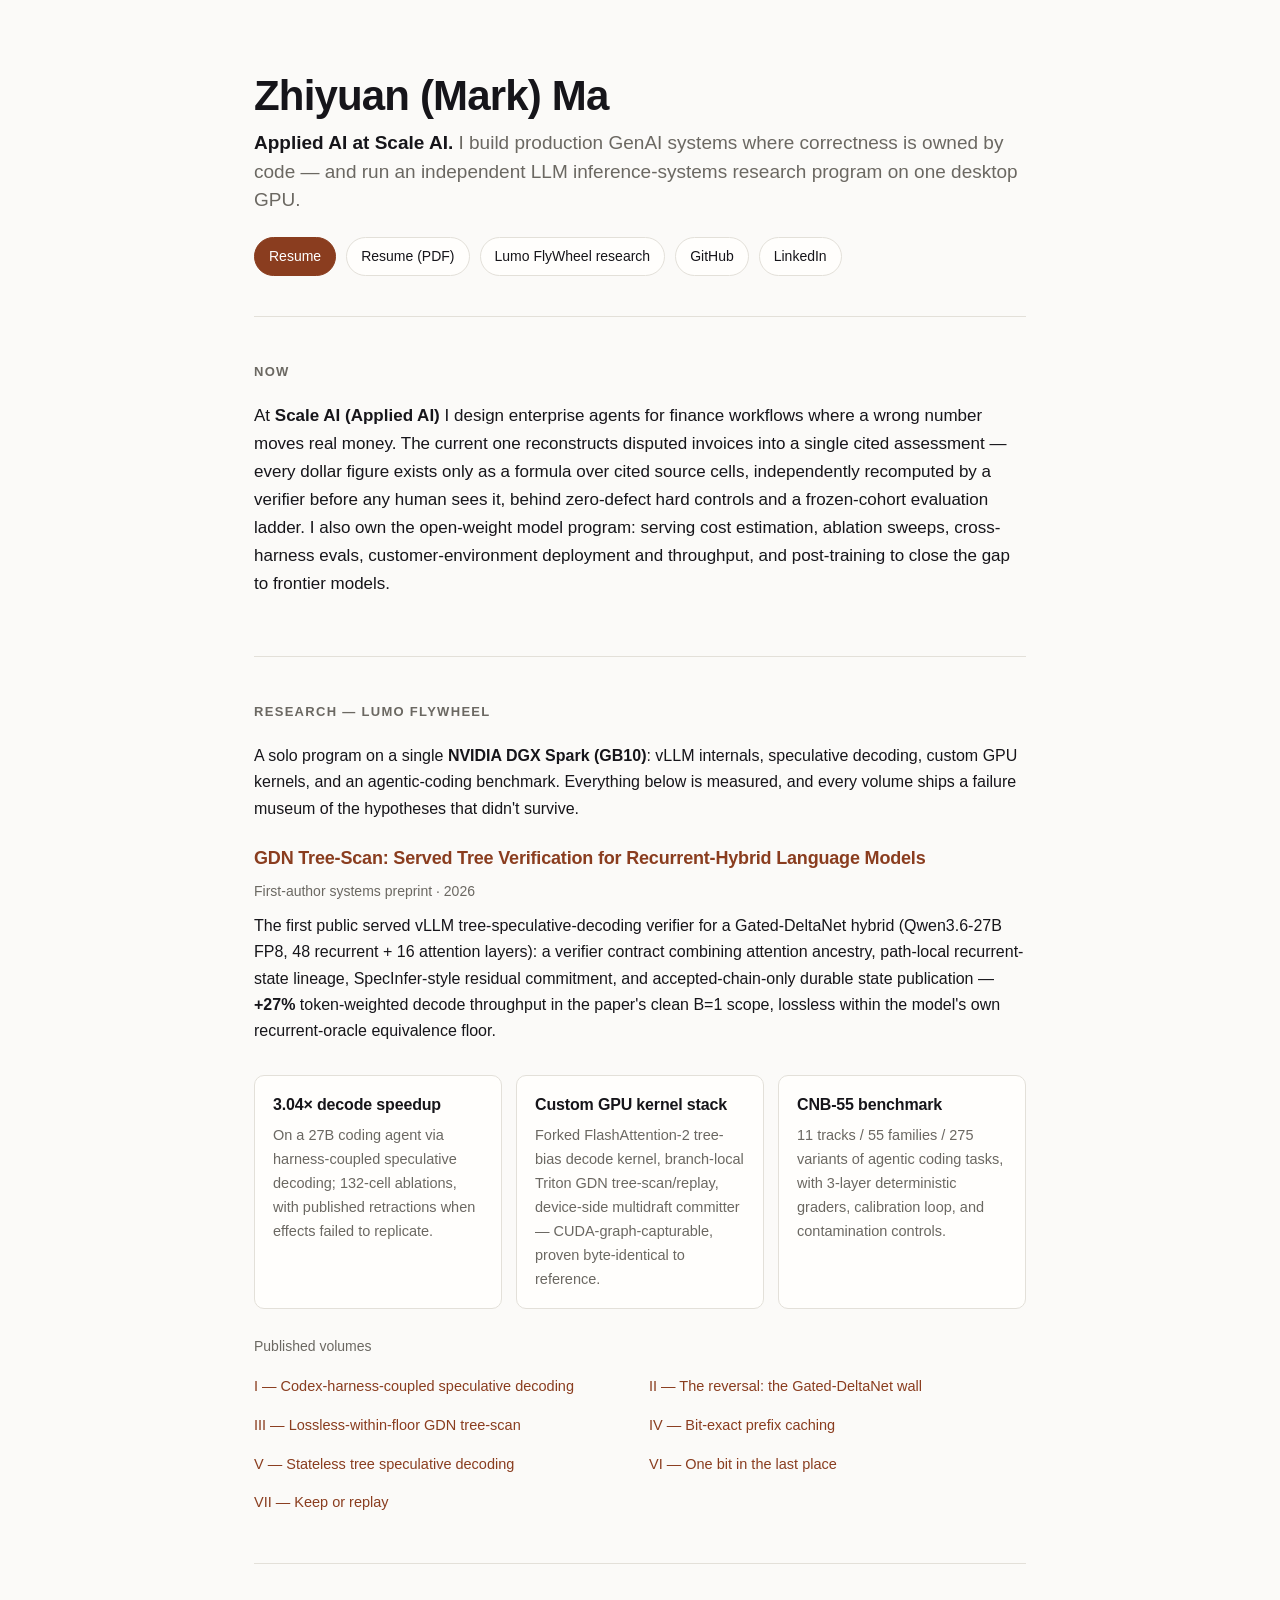
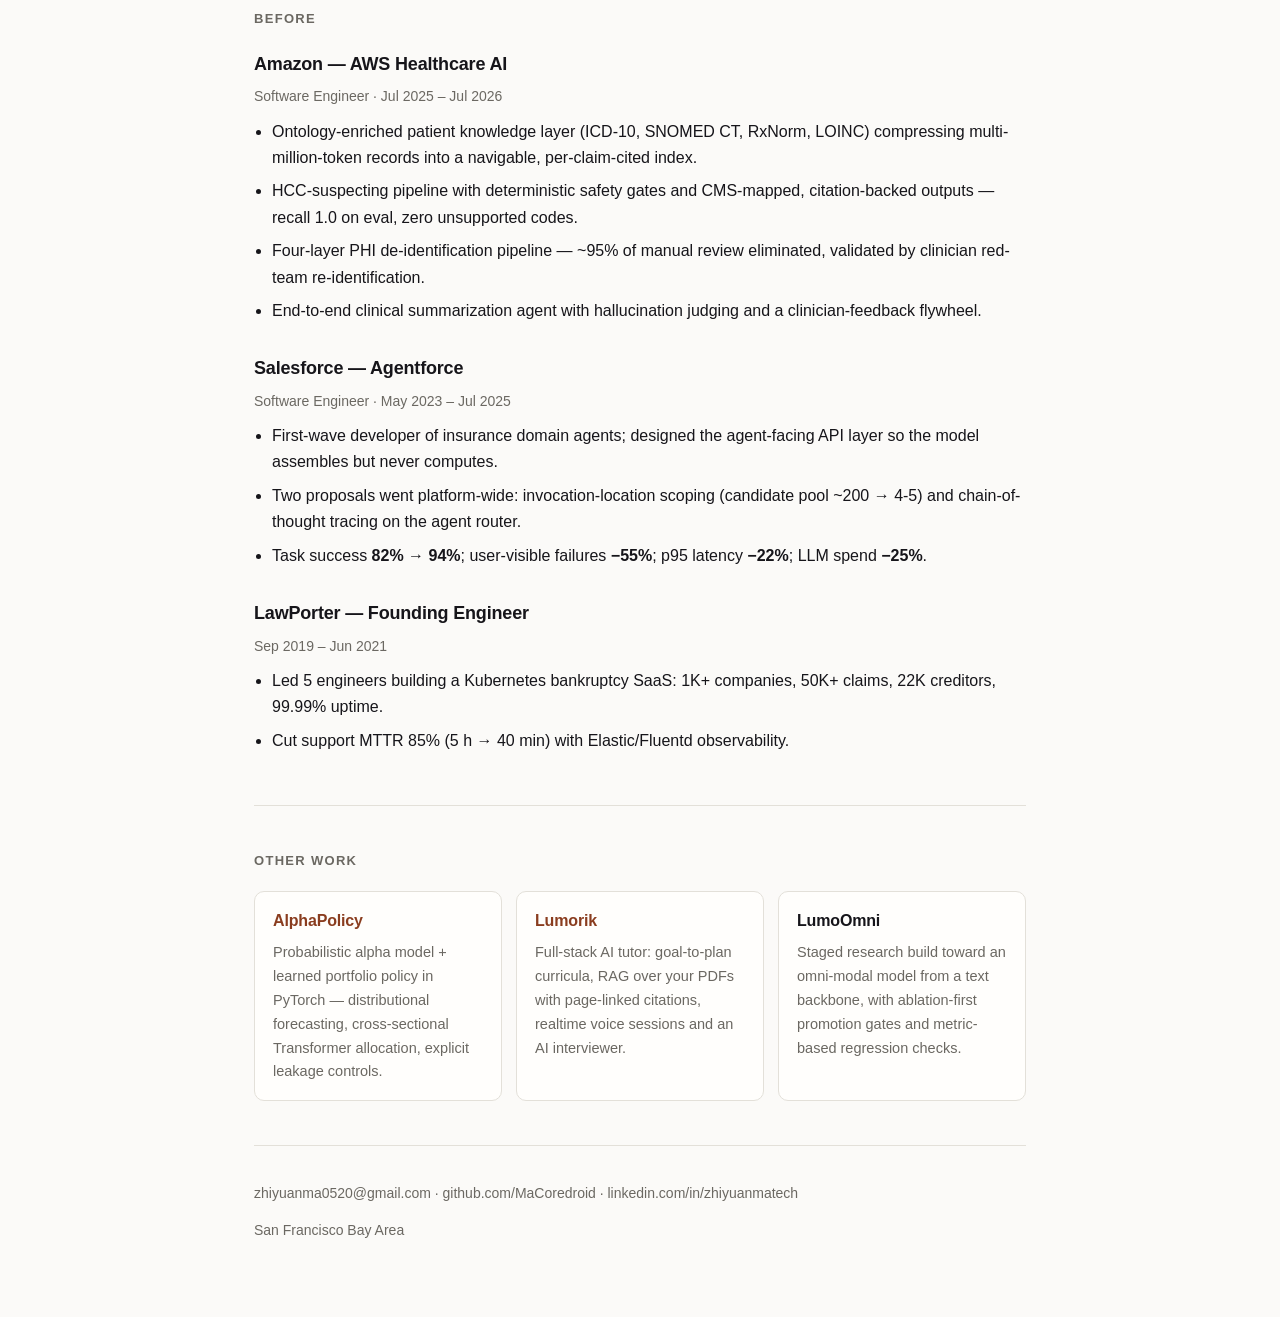
<file: index.html>
<!DOCTYPE html>
<html lang="en">
<head>
<meta charset="UTF-8">
<meta name="viewport" content="width=device-width, initial-scale=1.0">
<title>Zhiyuan (Mark) Ma — Applied AI &amp; LLM Inference Systems</title>
<meta name="description" content="Zhiyuan (Mark) Ma — Applied AI at Scale AI. Enterprise GenAI agents, verified financial AI, and independent LLM inference-systems research: served tree speculative decoding, custom Triton/CUDA kernels, agentic benchmarks.">
<meta property="og:title" content="Zhiyuan (Mark) Ma — Applied AI &amp; LLM Inference Systems">
<meta property="og:description" content="Enterprise GenAI agents where correctness is owned by code, and an independent LLM inference-systems research program: a first-author preprint, custom GPU kernels, a 3.04× decode speedup.">
<meta property="og:type" content="website">
<meta property="og:url" content="https://mark-ma-sf.github.io/">
<link rel="icon" href="data:image/svg+xml,<svg xmlns='http://www.w3.org/2000/svg' viewBox='0 0 100 100'><text y='.9em' font-size='90'>⚡</text></svg>">
<style>
:root{
  --bg:#fbfaf8; --fg:#16151a; --muted:#6b6862; --line:#e3e0d9;
  --accent:#8a3d1f; --card:#fffefc; --code:#f2efe9;
}
@media (prefers-color-scheme: dark){
  :root{ --bg:#121114; --fg:#eeece8; --muted:#a29d96; --line:#2b2930;
         --accent:#e8a87c; --card:#1a181d; --code:#1f1d23; }
}
*{box-sizing:border-box}
body{
  margin:0; background:var(--bg); color:var(--fg);
  font:16px/1.65 -apple-system,BlinkMacSystemFont,"Segoe UI",Inter,Helvetica,Arial,sans-serif;
  -webkit-font-smoothing:antialiased;
}
.wrap{max-width:820px;margin:0 auto;padding:0 24px}
a{color:var(--accent);text-decoration:none;border-bottom:1px solid transparent}
a:hover{border-bottom-color:currentColor}

header{padding:72px 0 40px;border-bottom:1px solid var(--line)}
h1{font-size:clamp(30px,5vw,42px);line-height:1.12;margin:0 0 10px;letter-spacing:-.02em;font-weight:700}
.role{font-size:clamp(16px,2.4vw,19px);color:var(--muted);margin:0 0 22px;line-height:1.5}
.role strong{color:var(--fg);font-weight:600}
.links{display:flex;flex-wrap:wrap;gap:8px 10px;margin-top:8px}
.links a{
  display:inline-block;padding:7px 14px;border:1px solid var(--line);border-radius:999px;
  font-size:14px;color:var(--fg);background:var(--card);border-bottom:1px solid var(--line);
}
.links a:hover{border-color:var(--accent);color:var(--accent)}
.links a.primary{background:var(--accent);color:#fff;border-color:var(--accent)}
.links a.primary:hover{opacity:.9;color:#fff}

section{padding:44px 0;border-bottom:1px solid var(--line)}
h2{font-size:13px;letter-spacing:.1em;text-transform:uppercase;color:var(--muted);margin:0 0 20px;font-weight:600}
h3{font-size:18px;margin:0 0 6px;font-weight:650;letter-spacing:-.01em}
p{margin:0 0 14px}
.lede{font-size:17px}

.item{margin-bottom:30px}
.item:last-child{margin-bottom:0}
.meta{font-size:14px;color:var(--muted);margin:0 0 10px}
ul{margin:10px 0 0;padding-left:18px}
li{margin-bottom:7px}
code{background:var(--code);padding:1px 5px;border-radius:4px;font-size:.88em;
     font-family:ui-monospace,SFMono-Regular,Menlo,monospace}

.grid{display:grid;grid-template-columns:repeat(auto-fit,minmax(230px,1fr));gap:14px}
.card{background:var(--card);border:1px solid var(--line);border-radius:10px;padding:16px 18px}
.card h3{font-size:16px}
.card p{font-size:14.5px;color:var(--muted);margin:0}

.vols{display:grid;grid-template-columns:repeat(auto-fit,minmax(250px,1fr));gap:8px 18px;margin-top:14px}
.vols a{font-size:14.5px;display:block;padding:3px 0}
.num{font-variant-numeric:tabular-nums;font-weight:650;color:var(--fg)}

footer{padding:36px 0 60px;font-size:14px;color:var(--muted)}
footer a{color:var(--muted)}
</style>
</head>
<body>
<div class="wrap">

<header>
  <h1>Zhiyuan&nbsp;(Mark)&nbsp;Ma</h1>
  <p class="role">
    <strong>Applied AI at Scale AI.</strong> I build production GenAI systems where correctness is
    owned by code — and run an independent LLM inference-systems research program on one desktop GPU.
  </p>
  <div class="links">
    <a class="primary" href="resume.html">Resume</a>
    <a href="Zhiyuan_Ma_Resume.pdf">Resume (PDF)</a>
    <a href="https://macoredroid.github.io/Lumo_FlyWheel/">Lumo FlyWheel research</a>
    <a href="https://github.com/MaCoredroid">GitHub</a>
    <a href="https://linkedin.com/in/zhiyuanmatech">LinkedIn</a>
  </div>
</header>

<section>
  <h2>Now</h2>
  <p class="lede">
    At <strong>Scale AI (Applied AI)</strong> I design enterprise agents for finance workflows where a
    wrong number moves real money. The current one reconstructs disputed invoices into a single cited
    assessment — every dollar figure exists only as a formula over cited source cells, independently
    recomputed by a verifier before any human sees it, behind zero-defect hard controls and a
    frozen-cohort evaluation ladder. I also own the open-weight model program: serving cost estimation,
    ablation sweeps, cross-harness evals, customer-environment deployment and throughput, and
    post-training to close the gap to frontier models.
  </p>
</section>

<section>
  <h2>Research — Lumo FlyWheel</h2>
  <p>
    A solo program on a single <strong>NVIDIA DGX Spark (GB10)</strong>: vLLM internals, speculative
    decoding, custom GPU kernels, and an agentic-coding benchmark. Everything below is measured, and
    every volume ships a failure museum of the hypotheses that didn't survive.
  </p>

  <div class="item" style="margin-top:22px">
    <h3><a href="https://macoredroid.github.io/Lumo_FlyWheel/gdn-tree-scan.html">GDN Tree-Scan: Served Tree Verification for Recurrent-Hybrid Language Models</a></h3>
    <p class="meta">First-author systems preprint · 2026</p>
    <p>
      The first public served vLLM tree-speculative-decoding verifier for a Gated-DeltaNet hybrid
      (Qwen3.6-27B FP8, 48 recurrent + 16 attention layers): a verifier contract combining attention
      ancestry, path-local recurrent-state lineage, SpecInfer-style residual commitment, and
      accepted-chain-only durable state publication — <span class="num">+27%</span> token-weighted
      decode throughput in the paper's clean B=1 scope, lossless within the model's own
      recurrent-oracle equivalence floor.
    </p>
  </div>

  <div class="grid" style="margin-top:26px">
    <div class="card">
      <h3><span class="num">3.04×</span> decode speedup</h3>
      <p>On a 27B coding agent via harness-coupled speculative decoding; 132-cell ablations, with published retractions when effects failed to replicate.</p>
    </div>
    <div class="card">
      <h3>Custom GPU kernel stack</h3>
      <p>Forked FlashAttention-2 tree-bias decode kernel, branch-local Triton GDN tree-scan/replay, device-side multidraft committer — CUDA-graph-capturable, proven byte-identical to reference.</p>
    </div>
    <div class="card">
      <h3>CNB-55 benchmark</h3>
      <p>11 tracks / 55 families / 275 variants of agentic coding tasks, with 3-layer deterministic graders, calibration loop, and contamination controls.</p>
    </div>
  </div>

  <p style="margin-top:26px;font-size:14px;color:var(--muted)">Published volumes</p>
  <div class="vols">
    <a href="https://macoredroid.github.io/Lumo_FlyWheel/">I — Codex-harness-coupled speculative decoding</a>
    <a href="https://macoredroid.github.io/Lumo_FlyWheel/round-f.html">II — The reversal: the Gated-DeltaNet wall</a>
    <a href="https://macoredroid.github.io/Lumo_FlyWheel/gdn-tree-scan.html">III — Lossless-within-floor GDN tree-scan</a>
    <a href="https://macoredroid.github.io/Lumo_FlyWheel/gdn-prefix-cache.html">IV — Bit-exact prefix caching</a>
    <a href="https://macoredroid.github.io/Lumo_FlyWheel/stateless-tree.html">V — Stateless tree speculative decoding</a>
    <a href="https://macoredroid.github.io/Lumo_FlyWheel/spine-reorder.html">VI — One bit in the last place</a>
    <a href="https://macoredroid.github.io/Lumo_FlyWheel/keep-or-replay.html">VII — Keep or replay</a>
  </div>
</section>

<section>
  <h2>Before</h2>

  <div class="item">
    <h3>Amazon — AWS Healthcare AI</h3>
    <p class="meta">Software Engineer · Jul 2025 – Jul 2026</p>
    <ul>
      <li>Ontology-enriched patient knowledge layer (ICD-10, SNOMED CT, RxNorm, LOINC) compressing multi-million-token records into a navigable, per-claim-cited index.</li>
      <li>HCC-suspecting pipeline with deterministic safety gates and CMS-mapped, citation-backed outputs — recall 1.0 on eval, zero unsupported codes.</li>
      <li>Four-layer PHI de-identification pipeline — ~95% of manual review eliminated, validated by clinician red-team re-identification.</li>
      <li>End-to-end clinical summarization agent with hallucination judging and a clinician-feedback flywheel.</li>
    </ul>
  </div>

  <div class="item">
    <h3>Salesforce — Agentforce</h3>
    <p class="meta">Software Engineer · May 2023 – Jul 2025</p>
    <ul>
      <li>First-wave developer of insurance domain agents; designed the agent-facing API layer so the model assembles but never computes.</li>
      <li>Two proposals went platform-wide: invocation-location scoping (candidate pool ~200 → 4-5) and chain-of-thought tracing on the agent router.</li>
      <li>Task success <span class="num">82% → 94%</span>; user-visible failures <span class="num">−55%</span>; p95 latency <span class="num">−22%</span>; LLM spend <span class="num">−25%</span>.</li>
    </ul>
  </div>

  <div class="item">
    <h3>LawPorter — Founding Engineer</h3>
    <p class="meta">Sep 2019 – Jun 2021</p>
    <ul>
      <li>Led 5 engineers building a Kubernetes bankruptcy SaaS: 1K+ companies, 50K+ claims, 22K creditors, 99.99% uptime.</li>
      <li>Cut support MTTR 85% (5 h → 40 min) with Elastic/Fluentd observability.</li>
    </ul>
  </div>
</section>

<section>
  <h2>Other work</h2>
  <div class="grid">
    <div class="card">
      <h3><a href="https://ai.stock.lumorik.com/">AlphaPolicy</a></h3>
      <p>Probabilistic alpha model + learned portfolio policy in PyTorch — distributional forecasting, cross-sectional Transformer allocation, explicit leakage controls.</p>
    </div>
    <div class="card">
      <h3><a href="https://ai.tutor.lumorik.com/">Lumorik</a></h3>
      <p>Full-stack AI tutor: goal-to-plan curricula, RAG over your PDFs with page-linked citations, realtime voice sessions and an AI interviewer.</p>
    </div>
    <div class="card">
      <h3>LumoOmni</h3>
      <p>Staged research build toward an omni-modal model from a text backbone, with ablation-first promotion gates and metric-based regression checks.</p>
    </div>
  </div>
</section>

<footer>
  <p>
    <a href="mailto:zhiyuanma0520@gmail.com">zhiyuanma0520@gmail.com</a> ·
    <a href="https://github.com/MaCoredroid">github.com/MaCoredroid</a> ·
    <a href="https://linkedin.com/in/zhiyuanmatech">linkedin.com/in/zhiyuanmatech</a>
  </p>
  <p>San Francisco Bay Area</p>
</footer>

</div>
</body>
</html>
</file>
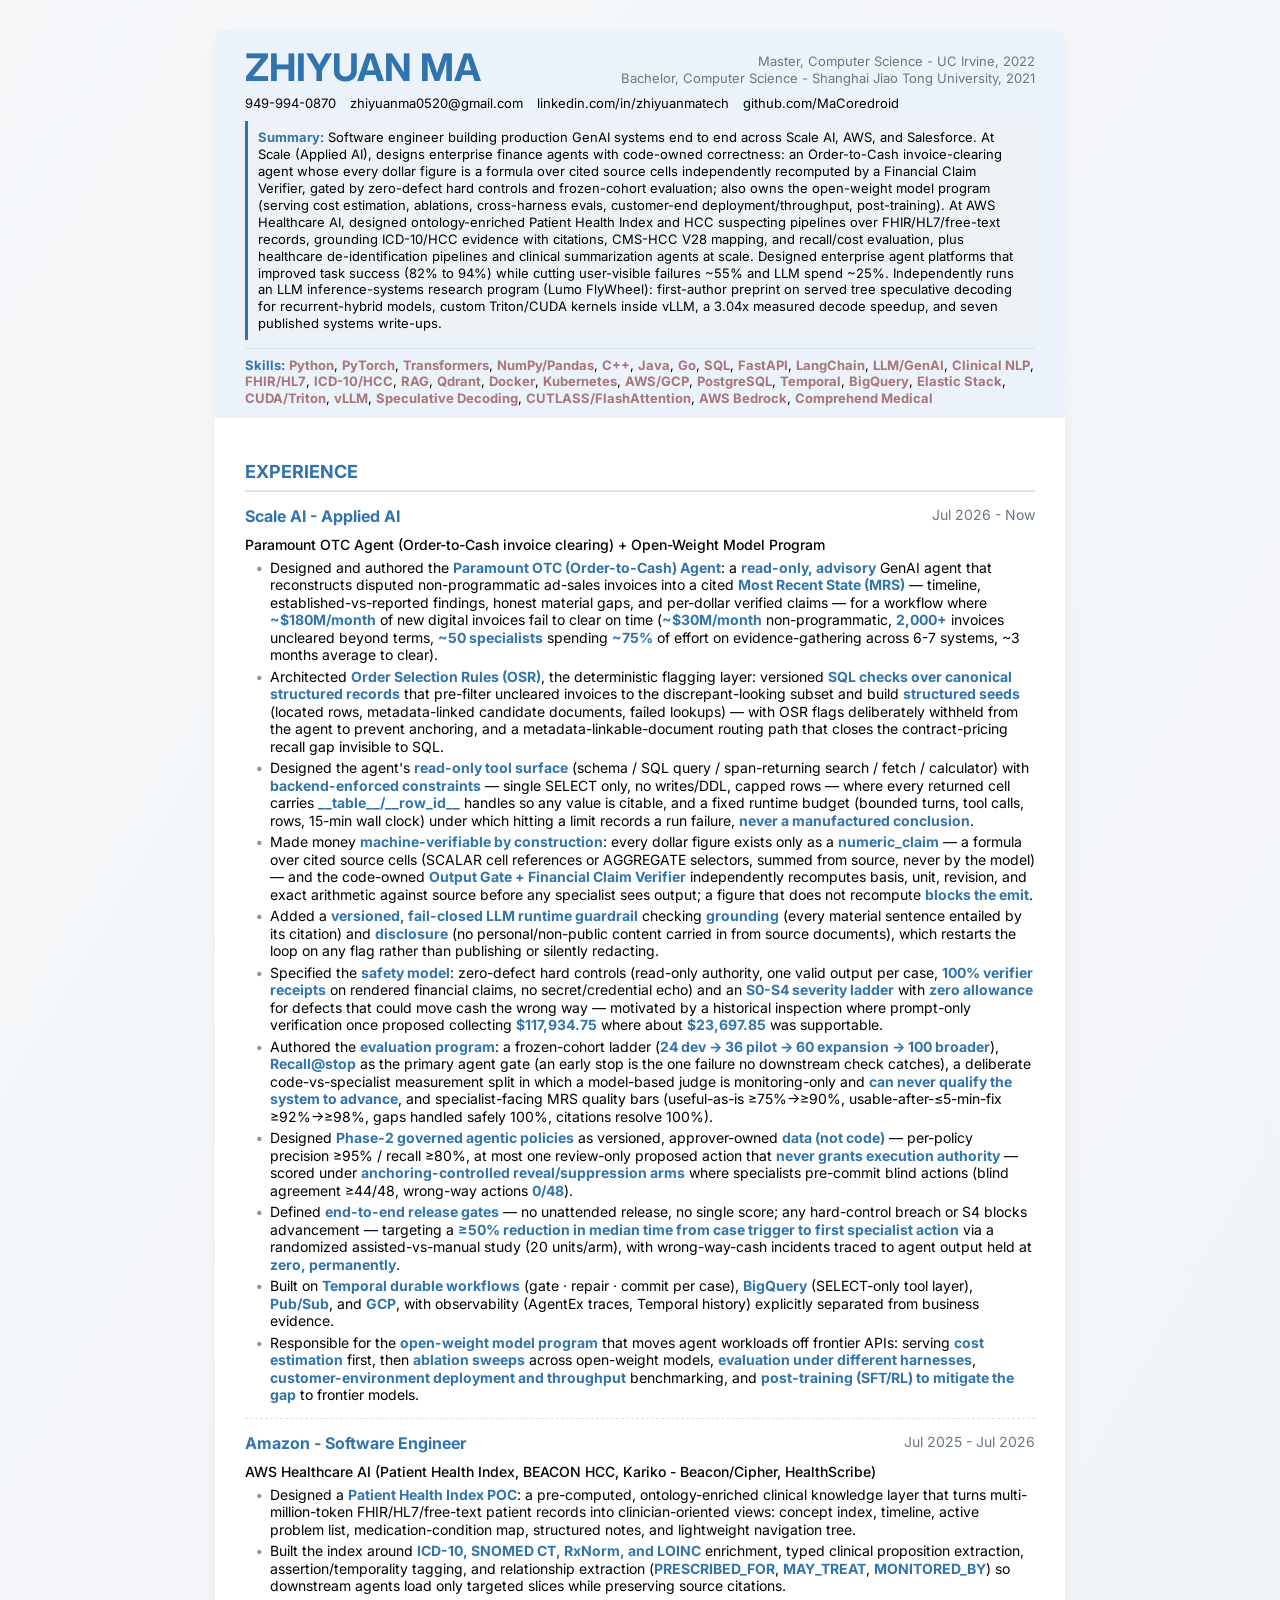
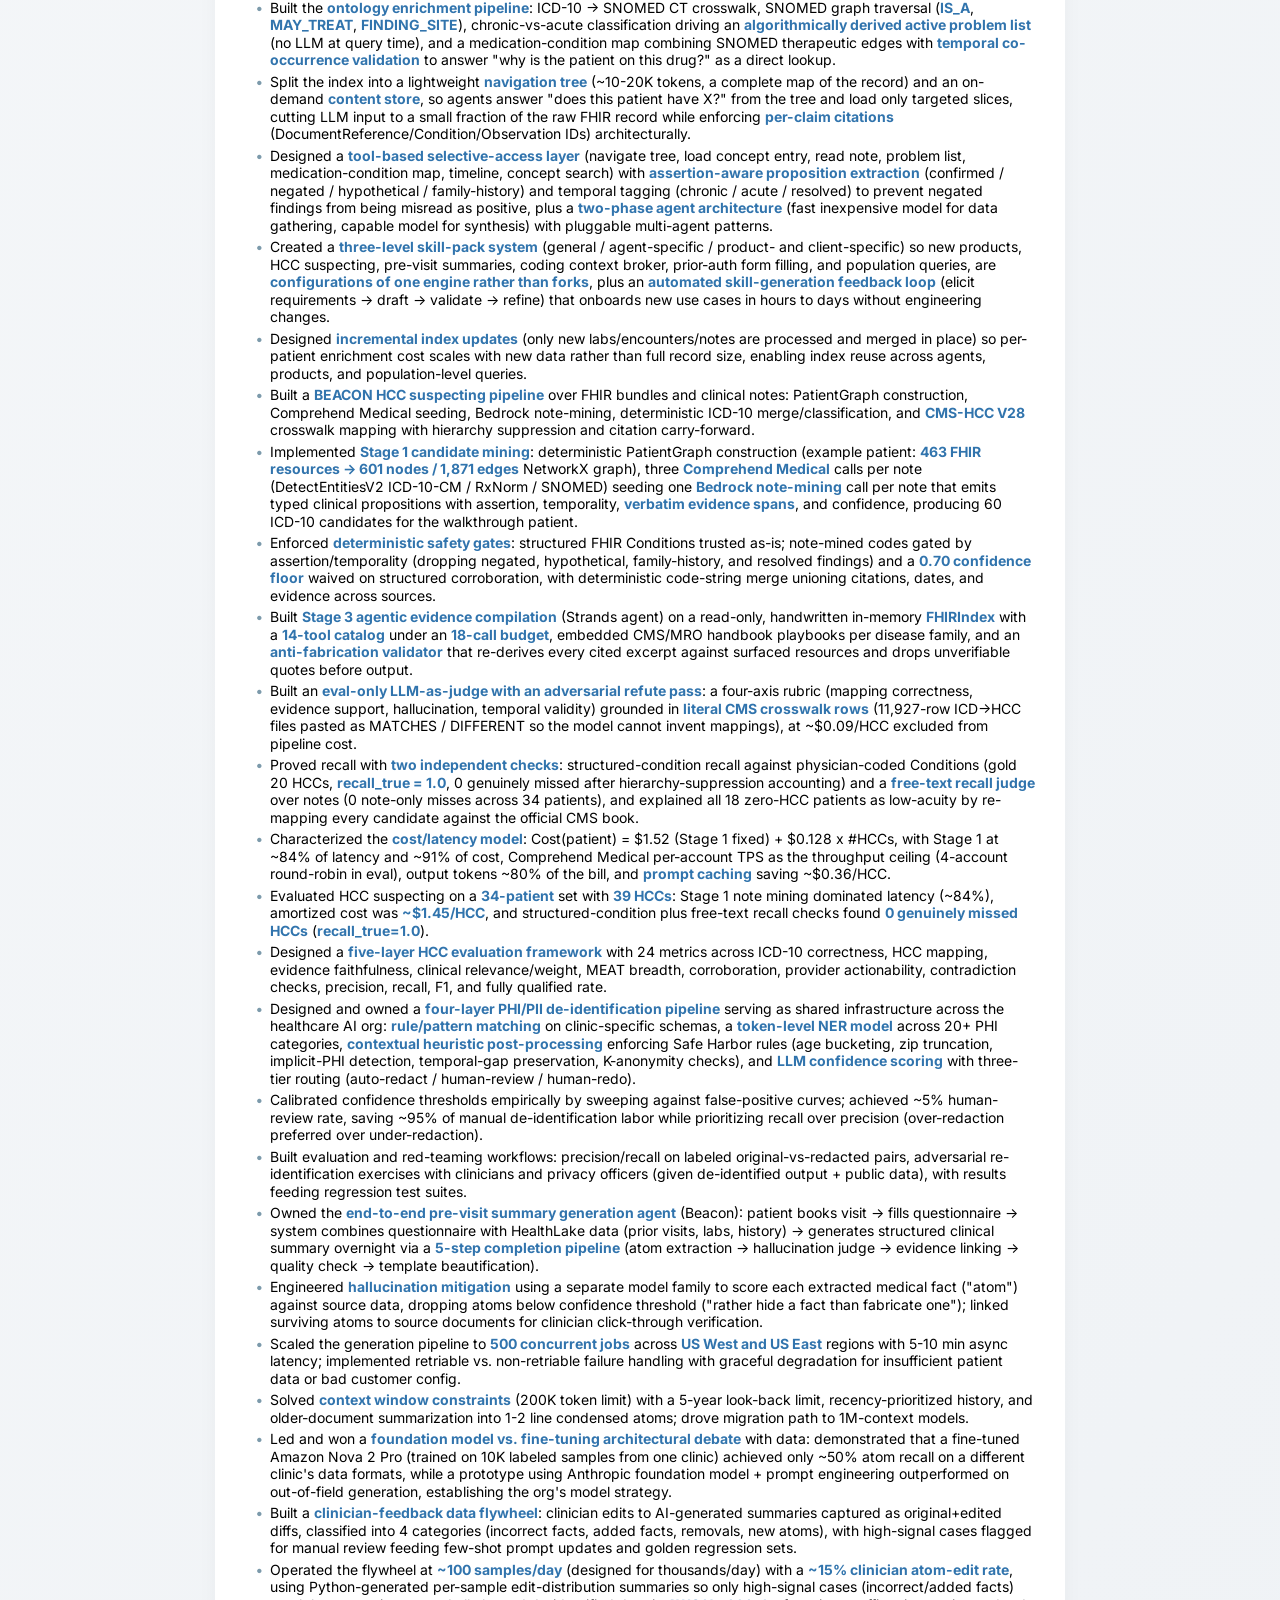
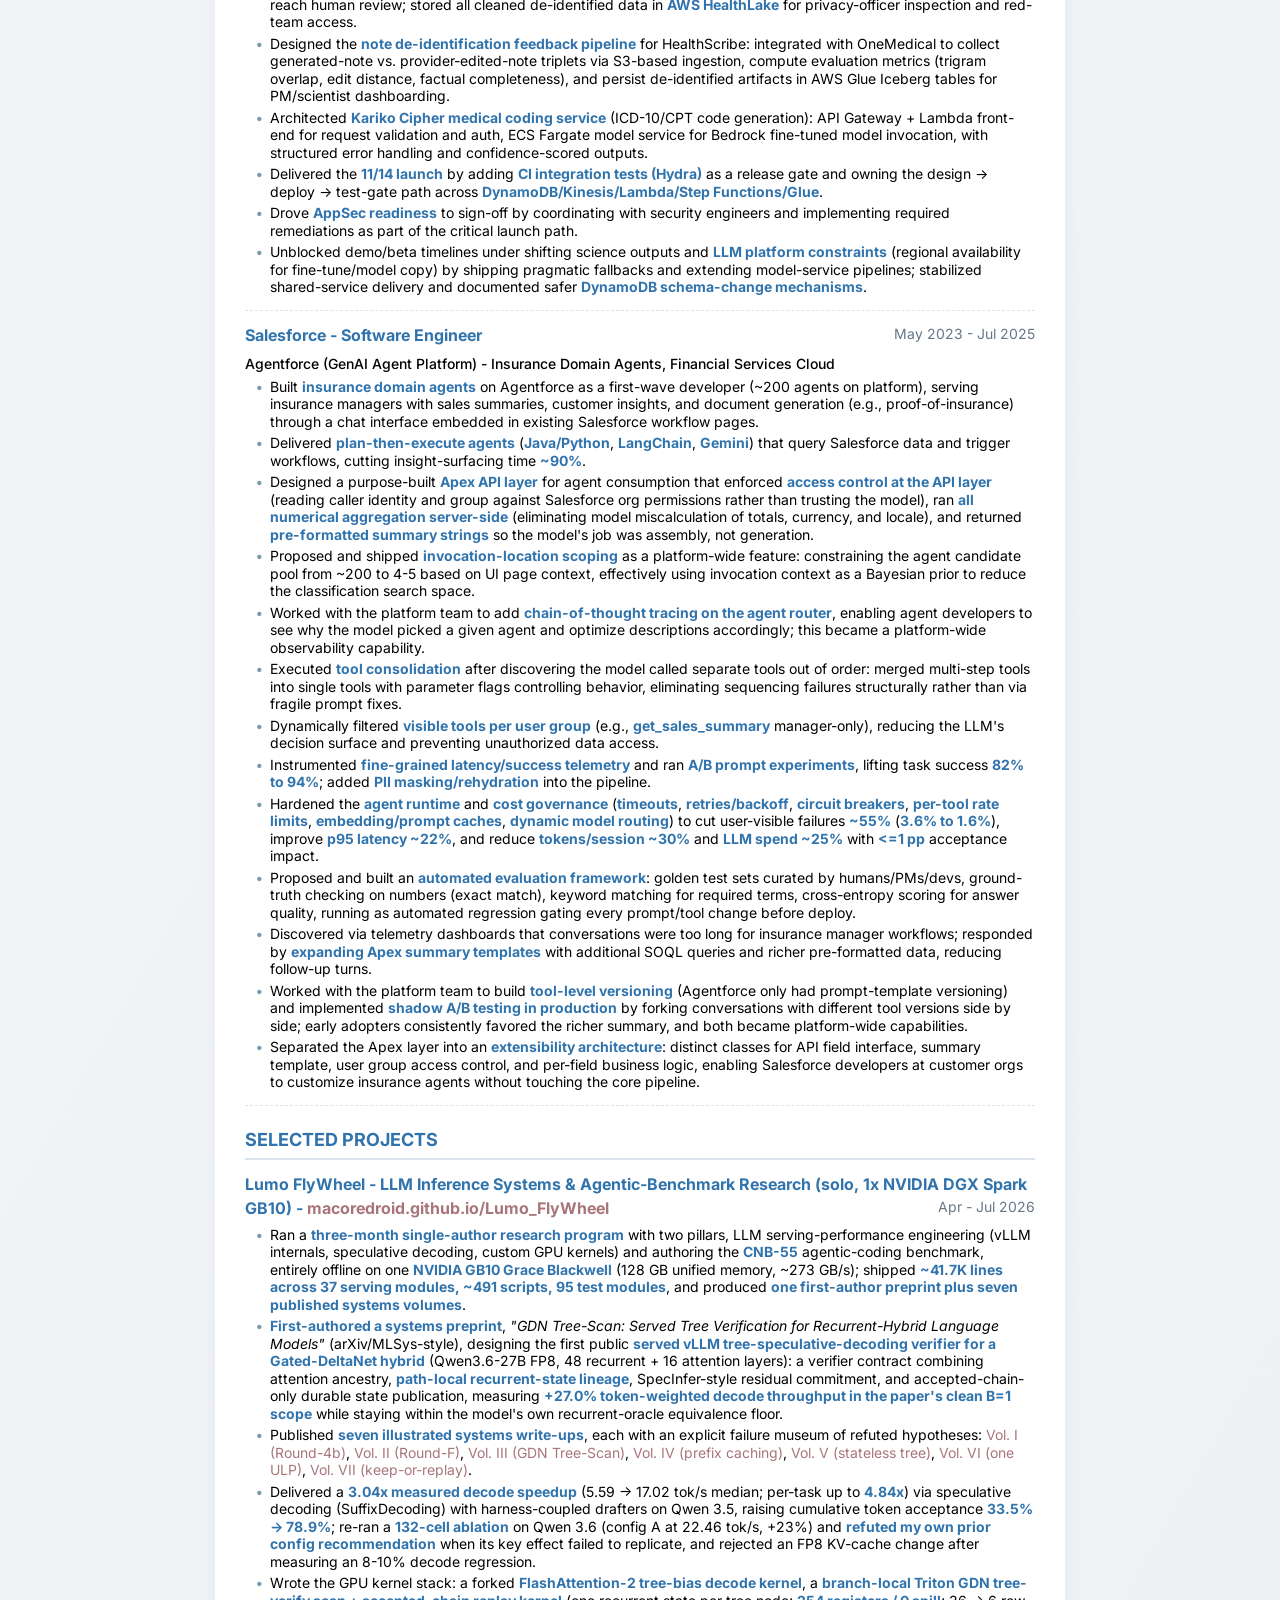
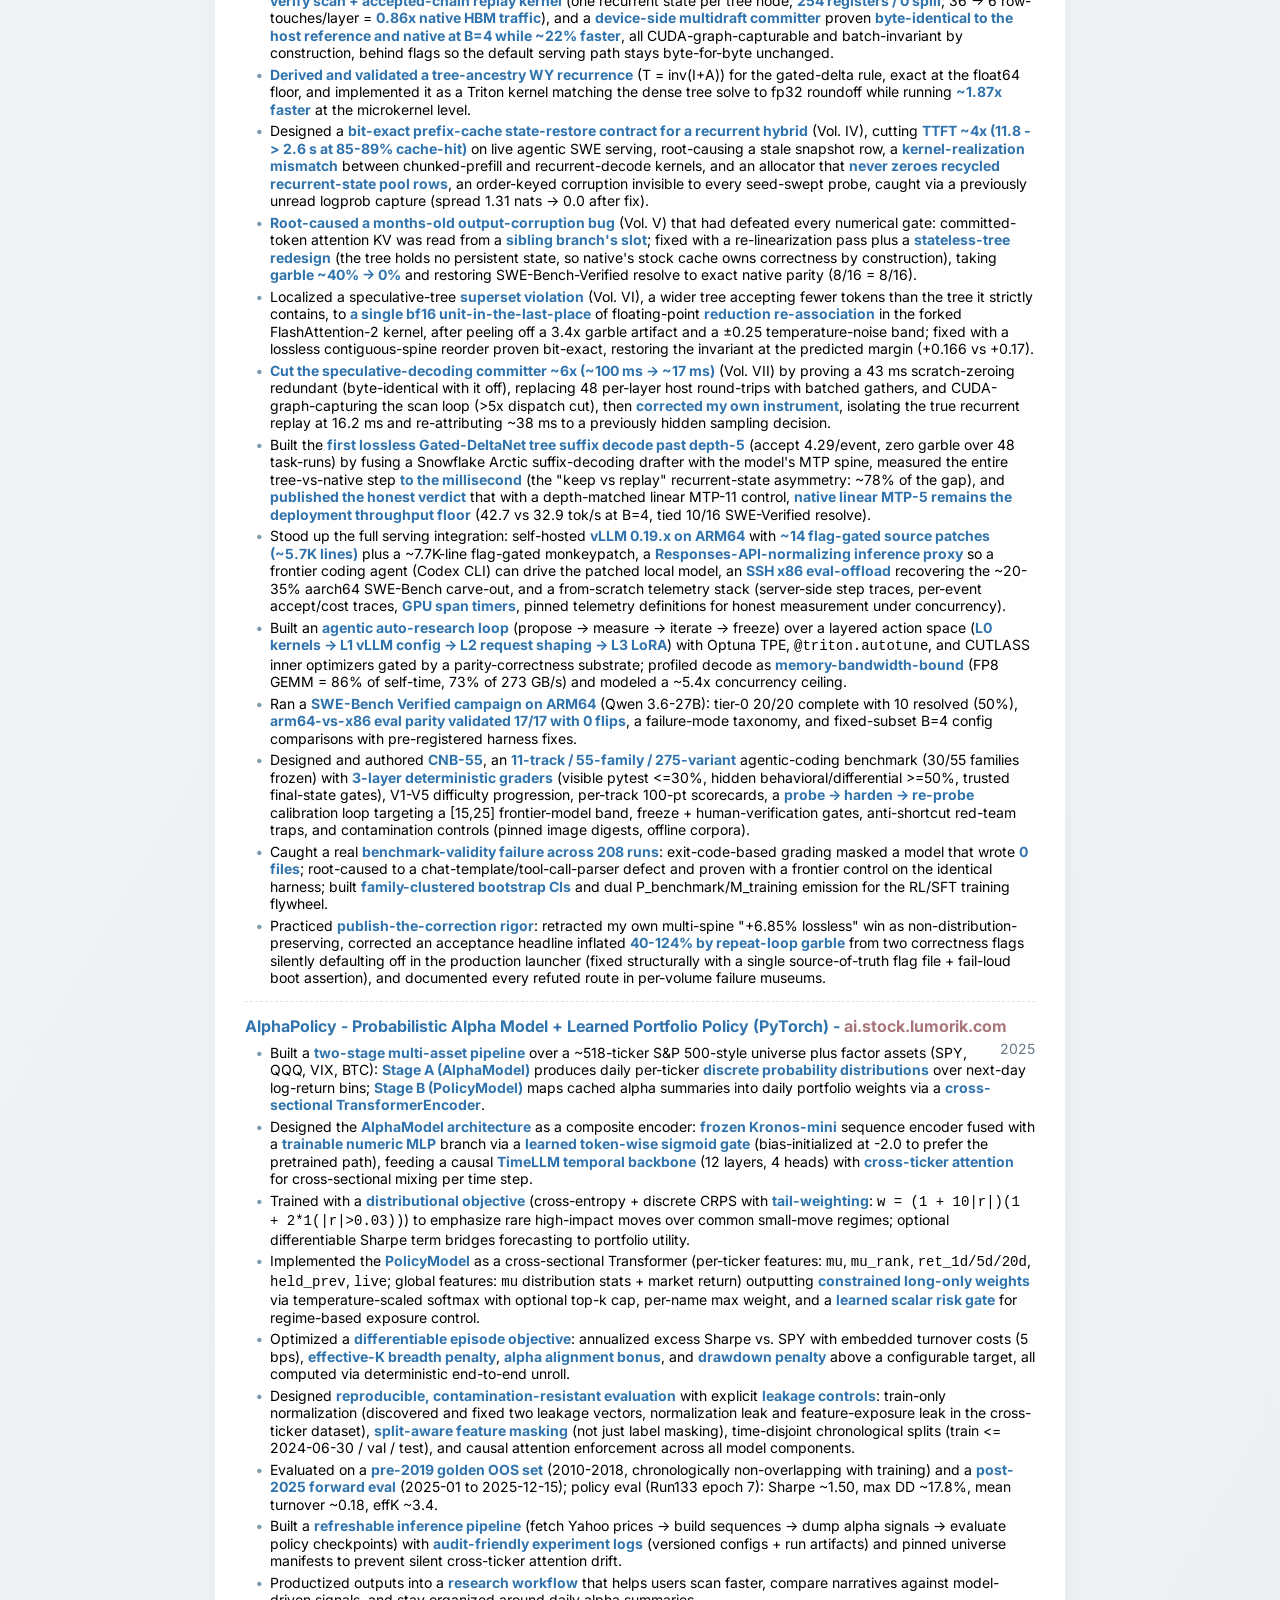
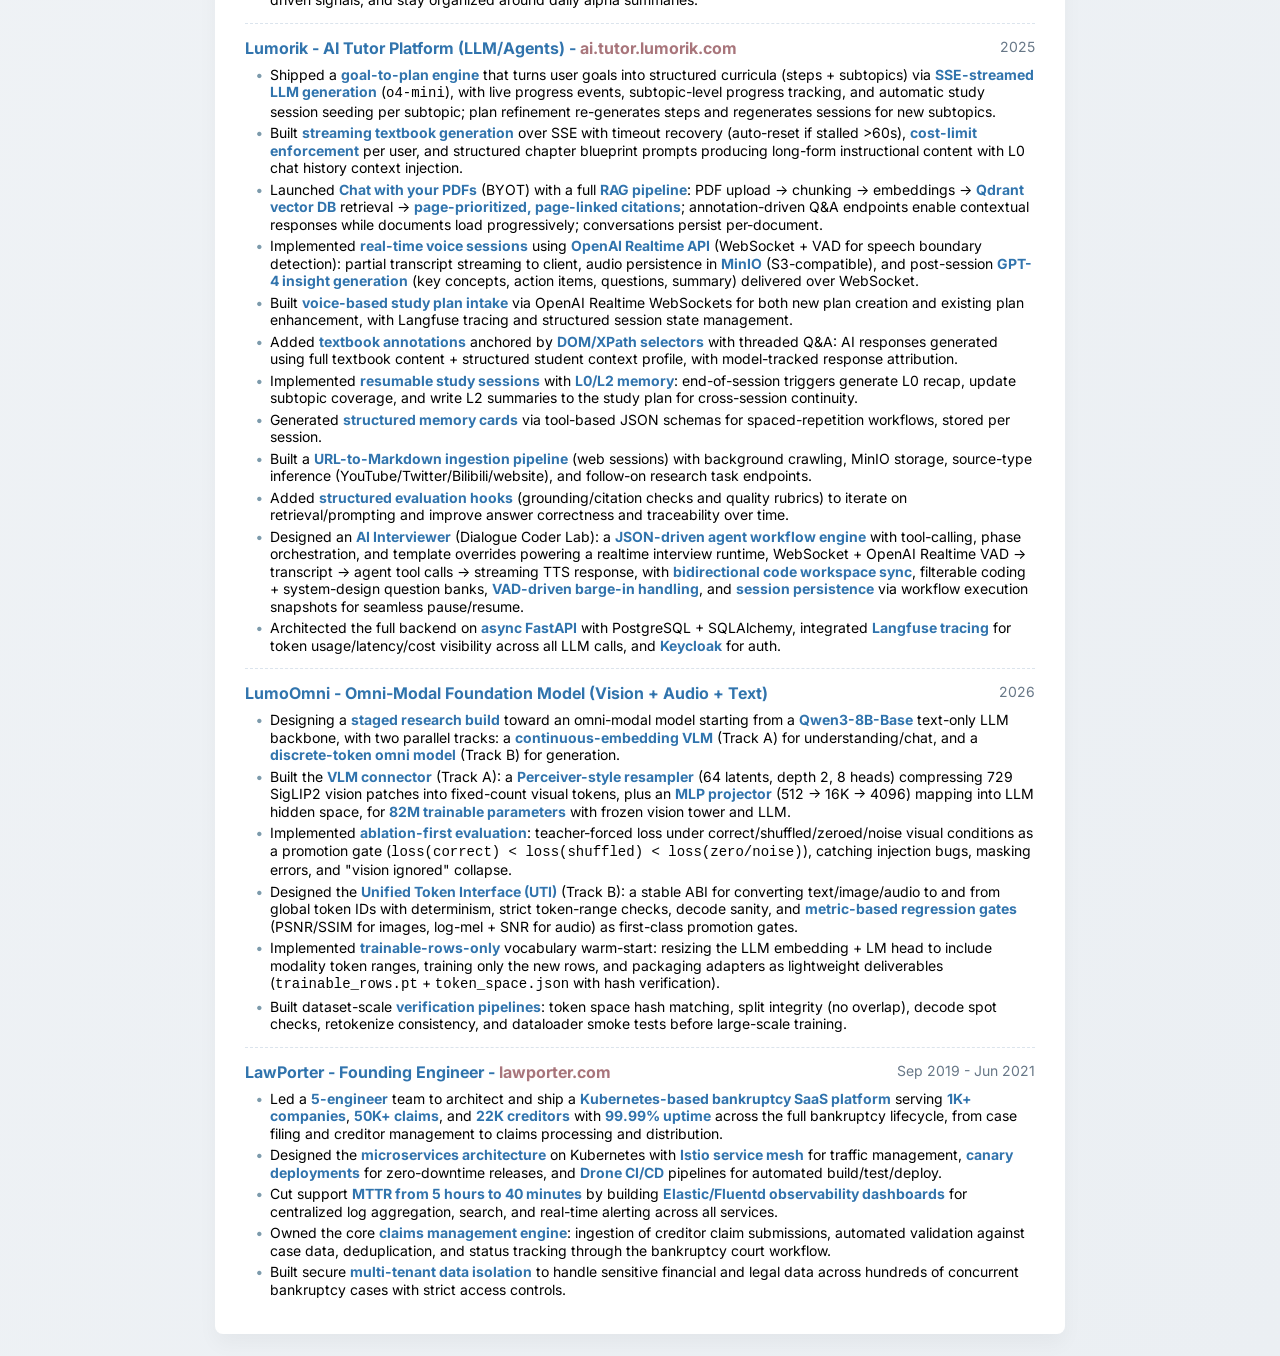
<file: resume.html>
<!DOCTYPE html>
<html lang="en">
<head>
    <meta charset="UTF-8">
    <meta name="robots" content="noindex, noarchive">
    <meta name="viewport" content="width=device-width, initial-scale=1.0">
    <title>Zhiyuan Ma - Resume</title>
    <link rel="stylesheet" href="https://fonts.googleapis.com/css2?family=Inter:wght@400;700&display=swap">
    <link rel="stylesheet" href="styles.css">
</head>
<body>
    <div class="container">
        <header>
            <div class="header-content">
                <div class="header-left">
                    <h1>ZHIYUAN MA</h1>
                </div>
                <div class="header-right header-education">
                    <p class="education-item-header">Master, Computer Science - UC Irvine, 2022</p>
                    <p class="education-item-header">Bachelor, Computer Science - Shanghai Jiao Tong University, 2021</p>
                </div>
            </div>
            <div class="contact-row">
                <span class="contact-item">949-994-0870</span>
                <span class="contact-item"><a href="mailto:zhiyuanma0520@gmail.com">zhiyuanma0520@gmail.com</a></span>
                <span class="contact-item"><a href="https://linkedin.com/in/zhiyuanmatech" target="_blank" rel="noopener noreferrer">linkedin.com/in/zhiyuanmatech</a></span>
                <span class="contact-item"><a href="https://github.com/MaCoredroid" target="_blank" rel="noopener noreferrer">github.com/MaCoredroid</a></span>
            </div>
            <p class="header-summary">
                <strong class="summary-label">Summary:</strong>
                <span class="summary-text">Software engineer building production GenAI systems end to end across Scale AI, AWS, and Salesforce. At Scale (Applied AI), designs enterprise finance agents with code-owned correctness: an Order-to-Cash invoice-clearing agent whose every dollar figure is a formula over cited source cells independently recomputed by a Financial Claim Verifier, gated by zero-defect hard controls and frozen-cohort evaluation; also owns the open-weight model program (serving cost estimation, ablations, cross-harness evals, customer-end deployment/throughput, post-training). At AWS Healthcare AI, designed ontology-enriched Patient Health Index and HCC suspecting pipelines over FHIR/HL7/free-text records, grounding ICD-10/HCC evidence with citations, CMS-HCC V28 mapping, and recall/cost evaluation, plus healthcare de-identification pipelines and clinical summarization agents at scale. Designed enterprise agent platforms that improved task success (82% to 94%) while cutting user-visible failures ~55% and LLM spend ~25%. Independently runs an LLM inference-systems research program (Lumo FlyWheel): first-author preprint on served tree speculative decoding for recurrent-hybrid models, custom Triton/CUDA kernels inside vLLM, a 3.04x measured decode speedup, and seven published systems write-ups.</span>
            </p>
            <p class="header-skills">
                <strong class="skills-label">Skills:</strong>
                <span class="skills-list"><strong>Python</strong>, <strong>PyTorch</strong>, <strong>Transformers</strong>, <strong>NumPy/Pandas</strong>, <strong>C++</strong>, <strong>Java</strong>, <strong>Go</strong>, <strong>SQL</strong>, <strong>FastAPI</strong>, <strong>LangChain</strong>, <strong>LLM/GenAI</strong>, <strong>Clinical NLP</strong>, <strong>FHIR/HL7</strong>, <strong>ICD-10/HCC</strong>, <strong>RAG</strong>, <strong>Qdrant</strong>, <strong>Docker</strong>, <strong>Kubernetes</strong>, <strong>AWS/GCP</strong>, <strong>PostgreSQL</strong>, <strong>Temporal</strong>, <strong>BigQuery</strong>, <strong>Elastic Stack</strong>, <strong>CUDA/Triton</strong>, <strong>vLLM</strong>, <strong>Speculative Decoding</strong>, <strong>CUTLASS/FlashAttention</strong>, <strong>AWS Bedrock</strong>, <strong>Comprehend Medical</strong></span>
            </p>
        </header>

        <section id="experience">
            <h2>Experience</h2>
            <div class="job">
                <div class="job-header">
                    <p class="company">Scale AI - Applied AI <span class="date">Jul 2026 - Now</span></p>
                </div>
                <h3 class="project-title black-title">Paramount OTC Agent (Order-to-Cash invoice clearing) + Open-Weight Model Program</h3>
                <ul>
                    <li>Designed and authored the <strong>Paramount OTC (Order-to-Cash) Agent</strong>: a <strong>read-only, advisory</strong> GenAI agent that reconstructs disputed non-programmatic ad-sales invoices into a cited <strong>Most Recent State (MRS)</strong> — timeline, established-vs-reported findings, honest material gaps, and per-dollar verified claims — for a workflow where <strong>~$180M/month</strong> of new digital invoices fail to clear on time (<strong>~$30M/month</strong> non-programmatic, <strong>2,000+</strong> invoices uncleared beyond terms, <strong>~50 specialists</strong> spending <strong>~75%</strong> of effort on evidence-gathering across 6-7 systems, ~3 months average to clear).</li>
                    <li>Architected <strong>Order Selection Rules (OSR)</strong>, the deterministic flagging layer: versioned <strong>SQL checks over canonical structured records</strong> that pre-filter uncleared invoices to the discrepant-looking subset and build <strong>structured seeds</strong> (located rows, metadata-linked candidate documents, failed lookups) — with OSR flags deliberately withheld from the agent to prevent anchoring, and a metadata-linkable-document routing path that closes the contract-pricing recall gap invisible to SQL.</li>
                    <li>Designed the agent's <strong>read-only tool surface</strong> (schema / SQL query / span-returning search / fetch / calculator) with <strong>backend-enforced constraints</strong> — single SELECT only, no writes/DDL, capped rows — where every returned cell carries <strong>__table__/__row_id__</strong> handles so any value is citable, and a fixed runtime budget (bounded turns, tool calls, rows, 15-min wall clock) under which hitting a limit records a run failure, <strong>never a manufactured conclusion</strong>.</li>
                    <li>Made money <strong>machine-verifiable by construction</strong>: every dollar figure exists only as a <strong>numeric_claim</strong> — a formula over cited source cells (SCALAR cell references or AGGREGATE selectors, summed from source, never by the model) — and the code-owned <strong>Output Gate + Financial Claim Verifier</strong> independently recomputes basis, unit, revision, and exact arithmetic against source before any specialist sees output; a figure that does not recompute <strong>blocks the emit</strong>.</li>
                    <li>Added a <strong>versioned, fail-closed LLM runtime guardrail</strong> checking <strong>grounding</strong> (every material sentence entailed by its citation) and <strong>disclosure</strong> (no personal/non-public content carried in from source documents), which restarts the loop on any flag rather than publishing or silently redacting.</li>
                    <li>Specified the <strong>safety model</strong>: zero-defect hard controls (read-only authority, one valid output per case, <strong>100% verifier receipts</strong> on rendered financial claims, no secret/credential echo) and an <strong>S0-S4 severity ladder</strong> with <strong>zero allowance</strong> for defects that could move cash the wrong way — motivated by a historical inspection where prompt-only verification once proposed collecting <strong>$117,934.75</strong> where about <strong>$23,697.85</strong> was supportable.</li>
                    <li>Authored the <strong>evaluation program</strong>: a frozen-cohort ladder (<strong>24 dev → 36 pilot → 60 expansion → 100 broader</strong>), <strong>Recall@stop</strong> as the primary agent gate (an early stop is the one failure no downstream check catches), a deliberate code-vs-specialist measurement split in which a model-based judge is monitoring-only and <strong>can never qualify the system to advance</strong>, and specialist-facing MRS quality bars (useful-as-is ≥75%→≥90%, usable-after-≤5-min-fix ≥92%→≥98%, gaps handled safely 100%, citations resolve 100%).</li>
                    <li>Designed <strong>Phase-2 governed agentic policies</strong> as versioned, approver-owned <strong>data (not code)</strong> — per-policy precision ≥95% / recall ≥80%, at most one review-only proposed action that <strong>never grants execution authority</strong> — scored under <strong>anchoring-controlled reveal/suppression arms</strong> where specialists pre-commit blind actions (blind agreement ≥44/48, wrong-way actions <strong>0/48</strong>).</li>
                    <li>Defined <strong>end-to-end release gates</strong> — no unattended release, no single score; any hard-control breach or S4 blocks advancement — targeting a <strong>≥50% reduction in median time from case trigger to first specialist action</strong> via a randomized assisted-vs-manual study (20 units/arm), with wrong-way-cash incidents traced to agent output held at <strong>zero, permanently</strong>.</li>
                    <li>Built on <strong>Temporal durable workflows</strong> (gate · repair · commit per case), <strong>BigQuery</strong> (SELECT-only tool layer), <strong>Pub/Sub</strong>, and <strong>GCP</strong>, with observability (AgentEx traces, Temporal history) explicitly separated from business evidence.</li>
                    <li>Responsible for the <strong>open-weight model program</strong> that moves agent workloads off frontier APIs: serving <strong>cost estimation</strong> first, then <strong>ablation sweeps</strong> across open-weight models, <strong>evaluation under different harnesses</strong>, <strong>customer-environment deployment and throughput</strong> benchmarking, and <strong>post-training (SFT/RL) to mitigate the gap</strong> to frontier models.</li>
                </ul>

            </div>

            <div class="job">
                <div class="job-header">
                    <p class="company">Amazon - Software Engineer <span class="date">Jul 2025 - Jul 2026</span></p>
                </div>
                <h3 class="project-title black-title">AWS Healthcare AI (Patient Health Index, BEACON HCC, Kariko - Beacon/Cipher, HealthScribe)</h3>
                <ul>
                    <li>Designed a <strong>Patient Health Index POC</strong>: a pre-computed, ontology-enriched clinical knowledge layer that turns multi-million-token FHIR/HL7/free-text patient records into clinician-oriented views: concept index, timeline, active problem list, medication-condition map, structured notes, and lightweight navigation tree.</li>
                    <li>Built the index around <strong>ICD-10, SNOMED CT, RxNorm, and LOINC</strong> enrichment, typed clinical proposition extraction, assertion/temporality tagging, and relationship extraction (<strong>PRESCRIBED_FOR</strong>, <strong>MAY_TREAT</strong>, <strong>MONITORED_BY</strong>) so downstream agents load only targeted slices while preserving source citations.</li>
                    <li>Built the <strong>ontology enrichment pipeline</strong>: ICD-10 -&gt; SNOMED CT crosswalk, SNOMED graph traversal (<strong>IS_A</strong>, <strong>MAY_TREAT</strong>, <strong>FINDING_SITE</strong>), chronic-vs-acute classification driving an <strong>algorithmically derived active problem list</strong> (no LLM at query time), and a medication-condition map combining SNOMED therapeutic edges with <strong>temporal co-occurrence validation</strong> to answer "why is the patient on this drug?" as a direct lookup.</li>
                    <li>Split the index into a lightweight <strong>navigation tree</strong> (~10-20K tokens, a complete map of the record) and an on-demand <strong>content store</strong>, so agents answer "does this patient have X?" from the tree and load only targeted slices, cutting LLM input to a small fraction of the raw FHIR record while enforcing <strong>per-claim citations</strong> (DocumentReference/Condition/Observation IDs) architecturally.</li>
                    <li>Designed a <strong>tool-based selective-access layer</strong> (navigate tree, load concept entry, read note, problem list, medication-condition map, timeline, concept search) with <strong>assertion-aware proposition extraction</strong> (confirmed / negated / hypothetical / family-history) and temporal tagging (chronic / acute / resolved) to prevent negated findings from being misread as positive, plus a <strong>two-phase agent architecture</strong> (fast inexpensive model for data gathering, capable model for synthesis) with pluggable multi-agent patterns.</li>
                    <li>Created a <strong>three-level skill-pack system</strong> (general / agent-specific / product- and client-specific) so new products, HCC suspecting, pre-visit summaries, coding context broker, prior-auth form filling, and population queries, are <strong>configurations of one engine rather than forks</strong>, plus an <strong>automated skill-generation feedback loop</strong> (elicit requirements -&gt; draft -&gt; validate -&gt; refine) that onboards new use cases in hours to days without engineering changes.</li>
                    <li>Designed <strong>incremental index updates</strong> (only new labs/encounters/notes are processed and merged in place) so per-patient enrichment cost scales with new data rather than full record size, enabling index reuse across agents, products, and population-level queries.</li>
                    <li>Built a <strong>BEACON HCC suspecting pipeline</strong> over FHIR bundles and clinical notes: PatientGraph construction, Comprehend Medical seeding, Bedrock note-mining, deterministic ICD-10 merge/classification, and <strong>CMS-HCC V28</strong> crosswalk mapping with hierarchy suppression and citation carry-forward.</li>
                    <li>Implemented <strong>Stage 1 candidate mining</strong>: deterministic PatientGraph construction (example patient: <strong>463 FHIR resources -&gt; 601 nodes / 1,871 edges</strong> NetworkX graph), three <strong>Comprehend Medical</strong> calls per note (DetectEntitiesV2 ICD-10-CM / RxNorm / SNOMED) seeding one <strong>Bedrock note-mining</strong> call per note that emits typed clinical propositions with assertion, temporality, <strong>verbatim evidence spans</strong>, and confidence, producing 60 ICD-10 candidates for the walkthrough patient.</li>
                    <li>Enforced <strong>deterministic safety gates</strong>: structured FHIR Conditions trusted as-is; note-mined codes gated by assertion/temporality (dropping negated, hypothetical, family-history, and resolved findings) and a <strong>0.70 confidence floor</strong> waived on structured corroboration, with deterministic code-string merge unioning citations, dates, and evidence across sources.</li>
                    <li>Built <strong>Stage 3 agentic evidence compilation</strong> (Strands agent) on a read-only, handwritten in-memory <strong>FHIRIndex</strong> with a <strong>14-tool catalog</strong> under an <strong>18-call budget</strong>, embedded CMS/MRO handbook playbooks per disease family, and an <strong>anti-fabrication validator</strong> that re-derives every cited excerpt against surfaced resources and drops unverifiable quotes before output.</li>
                    <li>Built an <strong>eval-only LLM-as-judge with an adversarial refute pass</strong>: a four-axis rubric (mapping correctness, evidence support, hallucination, temporal validity) grounded in <strong>literal CMS crosswalk rows</strong> (11,927-row ICD-&gt;HCC files pasted as MATCHES / DIFFERENT so the model cannot invent mappings), at ~$0.09/HCC excluded from pipeline cost.</li>
                    <li>Proved recall with <strong>two independent checks</strong>: structured-condition recall against physician-coded Conditions (gold 20 HCCs, <strong>recall_true = 1.0</strong>, 0 genuinely missed after hierarchy-suppression accounting) and a <strong>free-text recall judge</strong> over notes (0 note-only misses across 34 patients), and explained all 18 zero-HCC patients as low-acuity by re-mapping every candidate against the official CMS book.</li>
                    <li>Characterized the <strong>cost/latency model</strong>: Cost(patient) = $1.52 (Stage 1 fixed) + $0.128 x #HCCs, with Stage 1 at ~84% of latency and ~91% of cost, Comprehend Medical per-account TPS as the throughput ceiling (4-account round-robin in eval), output tokens ~80% of the bill, and <strong>prompt caching</strong> saving ~$0.36/HCC.</li>
                    <li>Evaluated HCC suspecting on a <strong>34-patient</strong> set with <strong>39 HCCs</strong>: Stage 1 note mining dominated latency (~84%), amortized cost was <strong>~$1.45/HCC</strong>, and structured-condition plus free-text recall checks found <strong>0 genuinely missed HCCs</strong> (<strong>recall_true=1.0</strong>).</li>
                    <li>Designed a <strong>five-layer HCC evaluation framework</strong> with 24 metrics across ICD-10 correctness, HCC mapping, evidence faithfulness, clinical relevance/weight, MEAT breadth, corroboration, provider actionability, contradiction checks, precision, recall, F1, and fully qualified rate.</li>
                    <li>Designed and owned a <strong>four-layer PHI/PII de-identification pipeline</strong> serving as shared infrastructure across the healthcare AI org: <strong>rule/pattern matching</strong> on clinic-specific schemas, a <strong>token-level NER model</strong> across 20+ PHI categories, <strong>contextual heuristic post-processing</strong> enforcing Safe Harbor rules (age bucketing, zip truncation, implicit-PHI detection, temporal-gap preservation, K-anonymity checks), and <strong>LLM confidence scoring</strong> with three-tier routing (auto-redact / human-review / human-redo).</li>
                    <li>Calibrated confidence thresholds empirically by sweeping against false-positive curves; achieved ~5% human-review rate, saving ~95% of manual de-identification labor while prioritizing recall over precision (over-redaction preferred over under-redaction).</li>
                    <li>Built evaluation and red-teaming workflows: precision/recall on labeled original-vs-redacted pairs, adversarial re-identification exercises with clinicians and privacy officers (given de-identified output + public data), with results feeding regression test suites.</li>
                    <li>Owned the <strong>end-to-end pre-visit summary generation agent</strong> (Beacon): patient books visit -> fills questionnaire -> system combines questionnaire with HealthLake data (prior visits, labs, history) -> generates structured clinical summary overnight via a <strong>5-step completion pipeline</strong> (atom extraction -> hallucination judge -> evidence linking -> quality check -> template beautification).</li>
                    <li>Engineered <strong>hallucination mitigation</strong> using a separate model family to score each extracted medical fact ("atom") against source data, dropping atoms below confidence threshold ("rather hide a fact than fabricate one"); linked surviving atoms to source documents for clinician click-through verification.</li>
                    <li>Scaled the generation pipeline to <strong>500 concurrent jobs</strong> across <strong>US West and US East</strong> regions with 5-10 min async latency; implemented retriable vs. non-retriable failure handling with graceful degradation for insufficient patient data or bad customer config.</li>
                    <li>Solved <strong>context window constraints</strong> (200K token limit) with a 5-year look-back limit, recency-prioritized history, and older-document summarization into 1-2 line condensed atoms; drove migration path to 1M-context models.</li>
                    <li>Led and won a <strong>foundation model vs. fine-tuning architectural debate</strong> with data: demonstrated that a fine-tuned Amazon Nova 2 Pro (trained on 10K labeled samples from one clinic) achieved only ~50% atom recall on a different clinic's data formats, while a prototype using Anthropic foundation model + prompt engineering outperformed on out-of-field generation, establishing the org's model strategy.</li>
                    <li>Built a <strong>clinician-feedback data flywheel</strong>: clinician edits to AI-generated summaries captured as original+edited diffs, classified into 4 categories (incorrect facts, added facts, removals, new atoms), with high-signal cases flagged for manual review feeding few-shot prompt updates and golden regression sets.</li>
                    <li>Operated the flywheel at <strong>~100 samples/day</strong> (designed for thousands/day) with a <strong>~15% clinician atom-edit rate</strong>, using Python-generated per-sample edit-distribution summaries so only high-signal cases (incorrect/added facts) reach human review; stored all cleaned de-identified data in <strong>AWS HealthLake</strong> for privacy-officer inspection and red-team access.</li>
                    <li>Designed the <strong>note de-identification feedback pipeline</strong> for HealthScribe: integrated with OneMedical to collect generated-note vs. provider-edited-note triplets via S3-based ingestion, compute evaluation metrics (trigram overlap, edit distance, factual completeness), and persist de-identified artifacts in AWS Glue Iceberg tables for PM/scientist dashboarding.</li>
                    <li>Architected <strong>Kariko Cipher medical coding service</strong> (ICD-10/CPT code generation): API Gateway + Lambda front-end for request validation and auth, ECS Fargate model service for Bedrock fine-tuned model invocation, with structured error handling and confidence-scored outputs.</li>
                    <li>Delivered the <strong>11/14 launch</strong> by adding <strong>CI integration tests (Hydra)</strong> as a release gate and owning the design -> deploy -> test-gate path across <strong>DynamoDB/Kinesis/Lambda/Step Functions/Glue</strong>.</li>
                    <li>Drove <strong>AppSec readiness</strong> to sign-off by coordinating with security engineers and implementing required remediations as part of the critical launch path.</li>
                    <li>Unblocked demo/beta timelines under shifting science outputs and <strong>LLM platform constraints</strong> (regional availability for fine-tune/model copy) by shipping pragmatic fallbacks and extending model-service pipelines; stabilized shared-service delivery and documented safer <strong>DynamoDB schema-change mechanisms</strong>.</li>
                </ul>

            </div>

            <div class="job">
                <div class="job-header">
                    <p class="company">Salesforce - Software Engineer <span class="date">May 2023 - Jul 2025</span></p>
                </div>
                <h3 class="project-title black-title">Agentforce (GenAI Agent Platform) - Insurance Domain Agents, Financial Services Cloud</h3>
                <ul>
                    <li>Built <strong>insurance domain agents</strong> on Agentforce as a first-wave developer (~200 agents on platform), serving insurance managers with sales summaries, customer insights, and document generation (e.g., proof-of-insurance) through a chat interface embedded in existing Salesforce workflow pages.</li>
                    <li>Delivered <strong>plan-then-execute agents</strong> (<strong>Java/Python</strong>, <strong>LangChain</strong>, <strong>Gemini</strong>) that query Salesforce data and trigger workflows, cutting insight-surfacing time <strong>~90%</strong>.</li>
                    <li>Designed a purpose-built <strong>Apex API layer</strong> for agent consumption that enforced <strong>access control at the API layer</strong> (reading caller identity and group against Salesforce org permissions rather than trusting the model), ran <strong>all numerical aggregation server-side</strong> (eliminating model miscalculation of totals, currency, and locale), and returned <strong>pre-formatted summary strings</strong> so the model's job was assembly, not generation.</li>
                    <li>Proposed and shipped <strong>invocation-location scoping</strong> as a platform-wide feature: constraining the agent candidate pool from ~200 to 4-5 based on UI page context, effectively using invocation context as a Bayesian prior to reduce the classification search space.</li>
                    <li>Worked with the platform team to add <strong>chain-of-thought tracing on the agent router</strong>, enabling agent developers to see why the model picked a given agent and optimize descriptions accordingly; this became a platform-wide observability capability.</li>
                    <li>Executed <strong>tool consolidation</strong> after discovering the model called separate tools out of order: merged multi-step tools into single tools with parameter flags controlling behavior, eliminating sequencing failures structurally rather than via fragile prompt fixes.</li>
                    <li>Dynamically filtered <strong>visible tools per user group</strong> (e.g., <strong>get_sales_summary</strong> manager-only), reducing the LLM's decision surface and preventing unauthorized data access.</li>
                    <li>Instrumented <strong>fine-grained latency/success telemetry</strong> and ran <strong>A/B prompt experiments</strong>, lifting task success <strong>82% to 94%</strong>; added <strong>PII masking/rehydration</strong> into the pipeline.</li>
                    <li>Hardened the <strong>agent runtime</strong> and <strong>cost governance</strong> (<strong>timeouts</strong>, <strong>retries/backoff</strong>, <strong>circuit breakers</strong>, <strong>per-tool rate limits</strong>, <strong>embedding/prompt caches</strong>, <strong>dynamic model routing</strong>) to cut user-visible failures <strong>~55%</strong> (<strong>3.6% to 1.6%</strong>), improve <strong>p95 latency ~22%</strong>, and reduce <strong>tokens/session ~30%</strong> and <strong>LLM spend ~25%</strong> with <strong>&lt;=1 pp</strong> acceptance impact.</li>
                    <li>Proposed and built an <strong>automated evaluation framework</strong>: golden test sets curated by humans/PMs/devs, ground-truth checking on numbers (exact match), keyword matching for required terms, cross-entropy scoring for answer quality, running as automated regression gating every prompt/tool change before deploy.</li>
                    <li>Discovered via telemetry dashboards that conversations were too long for insurance manager workflows; responded by <strong>expanding Apex summary templates</strong> with additional SOQL queries and richer pre-formatted data, reducing follow-up turns.</li>
                    <li>Worked with the platform team to build <strong>tool-level versioning</strong> (Agentforce only had prompt-template versioning) and implemented <strong>shadow A/B testing in production</strong> by forking conversations with different tool versions side by side; early adopters consistently favored the richer summary, and both became platform-wide capabilities.</li>
                    <li>Separated the Apex layer into an <strong>extensibility architecture</strong>: distinct classes for API field interface, summary template, user group access control, and per-field business logic, enabling Salesforce developers at customer orgs to customize insurance agents without touching the core pipeline.</li>
                </ul>

            </div>

            <h2>Selected Projects</h2>
            <div class="job">
                <div class="job-header">
                    <p class="company">Lumo FlyWheel - LLM Inference Systems &amp; Agentic-Benchmark Research (solo, 1x NVIDIA DGX Spark GB10) - <a href="https://macoredroid.github.io/Lumo_FlyWheel/" target="_blank" rel="noopener noreferrer">macoredroid.github.io/Lumo_FlyWheel</a> <span class="date">Apr - Jul 2026</span></p>
                </div>
                <ul>
                    <li>Ran a <strong>three-month single-author research program</strong> with two pillars, LLM serving-performance engineering (vLLM internals, speculative decoding, custom GPU kernels) and authoring the <strong>CNB-55</strong> agentic-coding benchmark, entirely offline on one <strong>NVIDIA GB10 Grace Blackwell</strong> (128 GB unified memory, ~273 GB/s); shipped <strong>~41.7K lines across 37 serving modules, ~491 scripts, 95 test modules</strong>, and produced <strong>one first-author preprint plus seven published systems volumes</strong>.</li>
                    <li><strong>First-authored a systems preprint</strong>, <em>"GDN Tree-Scan: Served Tree Verification for Recurrent-Hybrid Language Models"</em> (arXiv/MLSys-style), designing the first public <strong>served vLLM tree-speculative-decoding verifier for a Gated-DeltaNet hybrid</strong> (Qwen3.6-27B FP8, 48 recurrent + 16 attention layers): a verifier contract combining attention ancestry, <strong>path-local recurrent-state lineage</strong>, SpecInfer-style residual commitment, and accepted-chain-only durable state publication, measuring <strong>+27.0% token-weighted decode throughput in the paper's clean B=1 scope</strong> while staying within the model's own recurrent-oracle equivalence floor.</li>
                    <li>Published <strong>seven illustrated systems write-ups</strong>, each with an explicit failure museum of refuted hypotheses: <a href="https://macoredroid.github.io/Lumo_FlyWheel/" target="_blank" rel="noopener noreferrer">Vol. I (Round-4b)</a>, <a href="https://macoredroid.github.io/Lumo_FlyWheel/round-f.html" target="_blank" rel="noopener noreferrer">Vol. II (Round-F)</a>, <a href="https://macoredroid.github.io/Lumo_FlyWheel/gdn-tree-scan.html" target="_blank" rel="noopener noreferrer">Vol. III (GDN Tree-Scan)</a>, <a href="https://macoredroid.github.io/Lumo_FlyWheel/gdn-prefix-cache.html" target="_blank" rel="noopener noreferrer">Vol. IV (prefix caching)</a>, <a href="https://macoredroid.github.io/Lumo_FlyWheel/stateless-tree.html" target="_blank" rel="noopener noreferrer">Vol. V (stateless tree)</a>, <a href="https://macoredroid.github.io/Lumo_FlyWheel/spine-reorder.html" target="_blank" rel="noopener noreferrer">Vol. VI (one ULP)</a>, <a href="https://macoredroid.github.io/Lumo_FlyWheel/keep-or-replay.html" target="_blank" rel="noopener noreferrer">Vol. VII (keep-or-replay)</a>.</li>
                    <li>Delivered a <strong>3.04x measured decode speedup</strong> (5.59 -&gt; 17.02 tok/s median; per-task up to <strong>4.84x</strong>) via speculative decoding (SuffixDecoding) with harness-coupled drafters on Qwen 3.5, raising cumulative token acceptance <strong>33.5% -&gt; 78.9%</strong>; re-ran a <strong>132-cell ablation</strong> on Qwen 3.6 (config A at 22.46 tok/s, +23%) and <strong>refuted my own prior config recommendation</strong> when its key effect failed to replicate, and rejected an FP8 KV-cache change after measuring an 8-10% decode regression.</li>
                    <li>Wrote the GPU kernel stack: a forked <strong>FlashAttention-2 tree-bias decode kernel</strong>, a <strong>branch-local Triton GDN tree-verify scan + accepted-chain replay kernel</strong> (one recurrent state per tree node; <strong>254 registers / 0 spill</strong>; 36 -&gt; 6 row-touches/layer = <strong>0.86x native HBM traffic</strong>), and a <strong>device-side multidraft committer</strong> proven <strong>byte-identical to the host reference and native at B=4 while ~22% faster</strong>, all CUDA-graph-capturable and batch-invariant by construction, behind flags so the default serving path stays byte-for-byte unchanged.</li>
                    <li><strong>Derived and validated a tree-ancestry WY recurrence</strong> (T = inv(I+A)) for the gated-delta rule, exact at the float64 floor, and implemented it as a Triton kernel matching the dense tree solve to fp32 roundoff while running <strong>~1.87x faster</strong> at the microkernel level.</li>
                    <li>Designed a <strong>bit-exact prefix-cache state-restore contract for a recurrent hybrid</strong> (Vol. IV), cutting <strong>TTFT ~4x (11.8 -&gt; 2.6 s at 85-89% cache-hit)</strong> on live agentic SWE serving, root-causing a stale snapshot row, a <strong>kernel-realization mismatch</strong> between chunked-prefill and recurrent-decode kernels, and an allocator that <strong>never zeroes recycled recurrent-state pool rows</strong>, an order-keyed corruption invisible to every seed-swept probe, caught via a previously unread logprob capture (spread 1.31 nats -&gt; 0.0 after fix).</li>
                    <li><strong>Root-caused a months-old output-corruption bug</strong> (Vol. V) that had defeated every numerical gate: committed-token attention KV was read from a <strong>sibling branch's slot</strong>; fixed with a re-linearization pass plus a <strong>stateless-tree redesign</strong> (the tree holds no persistent state, so native's stock cache owns correctness by construction), taking <strong>garble ~40% -&gt; 0%</strong> and restoring SWE-Bench-Verified resolve to exact native parity (8/16 = 8/16).</li>
                    <li>Localized a speculative-tree <strong>superset violation</strong> (Vol. VI), a wider tree accepting fewer tokens than the tree it strictly contains, to <strong>a single bf16 unit-in-the-last-place</strong> of floating-point <strong>reduction re-association</strong> in the forked FlashAttention-2 kernel, after peeling off a 3.4x garble artifact and a &plusmn;0.25 temperature-noise band; fixed with a lossless contiguous-spine reorder proven bit-exact, restoring the invariant at the predicted margin (+0.166 vs +0.17).</li>
                    <li><strong>Cut the speculative-decoding committer ~6x (~100 ms -&gt; ~17 ms)</strong> (Vol. VII) by proving a 43 ms scratch-zeroing redundant (byte-identical with it off), replacing 48 per-layer host round-trips with batched gathers, and CUDA-graph-capturing the scan loop (&gt;5x dispatch cut), then <strong>corrected my own instrument</strong>, isolating the true recurrent replay at 16.2 ms and re-attributing ~38 ms to a previously hidden sampling decision.</li>
                    <li>Built the <strong>first lossless Gated-DeltaNet tree suffix decode past depth-5</strong> (accept 4.29/event, zero garble over 48 task-runs) by fusing a Snowflake Arctic suffix-decoding drafter with the model's MTP spine, measured the entire tree-vs-native step <strong>to the millisecond</strong> (the "keep vs replay" recurrent-state asymmetry: ~78% of the gap), and <strong>published the honest verdict</strong> that with a depth-matched linear MTP-11 control, <strong>native linear MTP-5 remains the deployment throughput floor</strong> (42.7 vs 32.9 tok/s at B=4, tied 10/16 SWE-Verified resolve).</li>
                    <li>Stood up the full serving integration: self-hosted <strong>vLLM 0.19.x on ARM64</strong> with <strong>~14 flag-gated source patches (~5.7K lines)</strong> plus a ~7.7K-line flag-gated monkeypatch, a <strong>Responses-API-normalizing inference proxy</strong> so a frontier coding agent (Codex CLI) can drive the patched local model, an <strong>SSH x86 eval-offload</strong> recovering the ~20-35% aarch64 SWE-Bench carve-out, and a from-scratch telemetry stack (server-side step traces, per-event accept/cost traces, <strong>GPU span timers</strong>, pinned telemetry definitions for honest measurement under concurrency).</li>
                    <li>Built an <strong>agentic auto-research loop</strong> (propose -&gt; measure -&gt; iterate -&gt; freeze) over a layered action space (<strong>L0 kernels -&gt; L1 vLLM config -&gt; L2 request shaping -&gt; L3 LoRA</strong>) with Optuna TPE, <code>@triton.autotune</code>, and CUTLASS inner optimizers gated by a parity-correctness substrate; profiled decode as <strong>memory-bandwidth-bound</strong> (FP8 GEMM = 86% of self-time, 73% of 273 GB/s) and modeled a ~5.4x concurrency ceiling.</li>
                    <li>Ran a <strong>SWE-Bench Verified campaign on ARM64</strong> (Qwen 3.6-27B): tier-0 20/20 complete with 10 resolved (50%), <strong>arm64-vs-x86 eval parity validated 17/17 with 0 flips</strong>, a failure-mode taxonomy, and fixed-subset B=4 config comparisons with pre-registered harness fixes.</li>
                    <li>Designed and authored <strong>CNB-55</strong>, an <strong>11-track / 55-family / 275-variant</strong> agentic-coding benchmark (30/55 families frozen) with <strong>3-layer deterministic graders</strong> (visible pytest &lt;=30%, hidden behavioral/differential &gt;=50%, trusted final-state gates), V1-V5 difficulty progression, per-track 100-pt scorecards, a <strong>probe -&gt; harden -&gt; re-probe</strong> calibration loop targeting a [15,25] frontier-model band, freeze + human-verification gates, anti-shortcut red-team traps, and contamination controls (pinned image digests, offline corpora).</li>
                    <li>Caught a real <strong>benchmark-validity failure across 208 runs</strong>: exit-code-based grading masked a model that wrote <strong>0 files</strong>; root-caused to a chat-template/tool-call-parser defect and proven with a frontier control on the identical harness; built <strong>family-clustered bootstrap CIs</strong> and dual P_benchmark/M_training emission for the RL/SFT training flywheel.</li>
                    <li>Practiced <strong>publish-the-correction rigor</strong>: retracted my own multi-spine "+6.85% lossless" win as non-distribution-preserving, corrected an acceptance headline inflated <strong>40-124% by repeat-loop garble</strong> from two correctness flags silently defaulting off in the production launcher (fixed structurally with a single source-of-truth flag file + fail-loud boot assertion), and documented every refuted route in per-volume failure museums.</li>
                </ul>

            </div>

            <div class="job">
                <div class="job-header">
                    <p class="company">AlphaPolicy - Probabilistic Alpha Model + Learned Portfolio Policy (PyTorch) - <a href="https://ai.stock.lumorik.com/" target="_blank" rel="noopener noreferrer">ai.stock.lumorik.com</a> <span class="date">2025</span></p>
                </div>
                <ul>
                    <li>Built a <strong>two-stage multi-asset pipeline</strong> over a ~518-ticker S&amp;P 500-style universe plus factor assets (SPY, QQQ, VIX, BTC): <strong>Stage A (AlphaModel)</strong> produces daily per-ticker <strong>discrete probability distributions</strong> over next-day log-return bins; <strong>Stage B (PolicyModel)</strong> maps cached alpha summaries into daily portfolio weights via a <strong>cross-sectional TransformerEncoder</strong>.</li>
                    <li>Designed the <strong>AlphaModel architecture</strong> as a composite encoder: <strong>frozen Kronos-mini</strong> sequence encoder fused with a <strong>trainable numeric MLP</strong> branch via a <strong>learned token-wise sigmoid gate</strong> (bias-initialized at -2.0 to prefer the pretrained path), feeding a causal <strong>TimeLLM temporal backbone</strong> (12 layers, 4 heads) with <strong>cross-ticker attention</strong> for cross-sectional mixing per time step.</li>
                    <li>Trained with a <strong>distributional objective</strong> (cross-entropy + discrete CRPS with <strong>tail-weighting</strong>: <code>w = (1 + 10|r|)(1 + 2*1(|r|&gt;0.03))</code>) to emphasize rare high-impact moves over common small-move regimes; optional differentiable Sharpe term bridges forecasting to portfolio utility.</li>
                    <li>Implemented the <strong>PolicyModel</strong> as a cross-sectional Transformer (per-ticker features: <code>mu</code>, <code>mu_rank</code>, <code>ret_1d/5d/20d</code>, <code>held_prev</code>, <code>live</code>; global features: <code>mu</code> distribution stats + market return) outputting <strong>constrained long-only weights</strong> via temperature-scaled softmax with optional top-k cap, per-name max weight, and a <strong>learned scalar risk gate</strong> for regime-based exposure control.</li>
                    <li>Optimized a <strong>differentiable episode objective</strong>: annualized excess Sharpe vs. SPY with embedded turnover costs (5 bps), <strong>effective-K breadth penalty</strong>, <strong>alpha alignment bonus</strong>, and <strong>drawdown penalty</strong> above a configurable target, all computed via deterministic end-to-end unroll.</li>
                    <li>Designed <strong>reproducible, contamination-resistant evaluation</strong> with explicit <strong>leakage controls</strong>: train-only normalization (discovered and fixed two leakage vectors, normalization leak and feature-exposure leak in the cross-ticker dataset), <strong>split-aware feature masking</strong> (not just label masking), time-disjoint chronological splits (train &lt;= 2024-06-30 / val / test), and causal attention enforcement across all model components.</li>
                    <li>Evaluated on a <strong>pre-2019 golden OOS set</strong> (2010-2018, chronologically non-overlapping with training) and a <strong>post-2025 forward eval</strong> (2025-01 to 2025-12-15); policy eval (Run133 epoch 7): Sharpe ~1.50, max DD ~17.8%, mean turnover ~0.18, effK ~3.4.</li>
                    <li>Built a <strong>refreshable inference pipeline</strong> (fetch Yahoo prices -> build sequences -> dump alpha signals -> evaluate policy checkpoints) with <strong>audit-friendly experiment logs</strong> (versioned configs + run artifacts) and pinned universe manifests to prevent silent cross-ticker attention drift.</li>
                    <li>Productized outputs into a <strong>research workflow</strong> that helps users scan faster, compare narratives against model-driven signals, and stay organized around daily alpha summaries.</li>
                </ul>

            </div>

            <div class="job">
                <div class="job-header">
                    <p class="company">Lumorik - AI Tutor Platform (LLM/Agents) - <a href="https://ai.tutor.lumorik.com/" target="_blank" rel="noopener noreferrer">ai.tutor.lumorik.com</a> <span class="date">2025</span></p>
                </div>
                <ul>
                    <li>Shipped a <strong>goal-to-plan engine</strong> that turns user goals into structured curricula (steps + subtopics) via <strong>SSE-streamed LLM generation</strong> (<code>o4-mini</code>), with live progress events, subtopic-level progress tracking, and automatic study session seeding per subtopic; plan refinement re-generates steps and regenerates sessions for new subtopics.</li>
                    <li>Built <strong>streaming textbook generation</strong> over SSE with timeout recovery (auto-reset if stalled &gt;60s), <strong>cost-limit enforcement</strong> per user, and structured chapter blueprint prompts producing long-form instructional content with L0 chat history context injection.</li>
                    <li>Launched <strong>Chat with your PDFs</strong> (BYOT) with a full <strong>RAG pipeline</strong>: PDF upload -> chunking -> embeddings -> <strong>Qdrant vector DB</strong> retrieval -> <strong>page-prioritized, page-linked citations</strong>; annotation-driven Q&amp;A endpoints enable contextual responses while documents load progressively; conversations persist per-document.</li>
                    <li>Implemented <strong>real-time voice sessions</strong> using <strong>OpenAI Realtime API</strong> (WebSocket + VAD for speech boundary detection): partial transcript streaming to client, audio persistence in <strong>MinIO</strong> (S3-compatible), and post-session <strong>GPT-4 insight generation</strong> (key concepts, action items, questions, summary) delivered over WebSocket.</li>
                    <li>Built <strong>voice-based study plan intake</strong> via OpenAI Realtime WebSockets for both new plan creation and existing plan enhancement, with Langfuse tracing and structured session state management.</li>
                    <li>Added <strong>textbook annotations</strong> anchored by <strong>DOM/XPath selectors</strong> with threaded Q&amp;A: AI responses generated using full textbook content + structured student context profile, with model-tracked response attribution.</li>
                    <li>Implemented <strong>resumable study sessions</strong> with <strong>L0/L2 memory</strong>: end-of-session triggers generate L0 recap, update subtopic coverage, and write L2 summaries to the study plan for cross-session continuity.</li>
                    <li>Generated <strong>structured memory cards</strong> via tool-based JSON schemas for spaced-repetition workflows, stored per session.</li>
                    <li>Built a <strong>URL-to-Markdown ingestion pipeline</strong> (web sessions) with background crawling, MinIO storage, source-type inference (YouTube/Twitter/Bilibili/website), and follow-on research task endpoints.</li>
                    <li>Added <strong>structured evaluation hooks</strong> (grounding/citation checks and quality rubrics) to iterate on retrieval/prompting and improve answer correctness and traceability over time.</li>
                    <li>Designed an <strong>AI Interviewer</strong> (Dialogue Coder Lab): a <strong>JSON-driven agent workflow engine</strong> with tool-calling, phase orchestration, and template overrides powering a realtime interview runtime, WebSocket + OpenAI Realtime VAD -> transcript -> agent tool calls -> streaming TTS response, with <strong>bidirectional code workspace sync</strong>, filterable coding + system-design question banks, <strong>VAD-driven barge-in handling</strong>, and <strong>session persistence</strong> via workflow execution snapshots for seamless pause/resume.</li>
                    <li>Architected the full backend on <strong>async FastAPI</strong> with PostgreSQL + SQLAlchemy, integrated <strong>Langfuse tracing</strong> for token usage/latency/cost visibility across all LLM calls, and <strong>Keycloak</strong> for auth.</li>
                </ul>

            </div>

            <div class="job">
                <div class="job-header">
                    <p class="company">LumoOmni - Omni-Modal Foundation Model (Vision + Audio + Text) <span class="date">2026</span></p>
                </div>
                <ul>
                    <li>Designing a <strong>staged research build</strong> toward an omni-modal model starting from a <strong>Qwen3-8B-Base</strong> text-only LLM backbone, with two parallel tracks: a <strong>continuous-embedding VLM</strong> (Track A) for understanding/chat, and a <strong>discrete-token omni model</strong> (Track B) for generation.</li>
                    <li>Built the <strong>VLM connector</strong> (Track A): a <strong>Perceiver-style resampler</strong> (64 latents, depth 2, 8 heads) compressing 729 SigLIP2 vision patches into fixed-count visual tokens, plus an <strong>MLP projector</strong> (512 -> 16K -> 4096) mapping into LLM hidden space, for <strong>82M trainable parameters</strong> with frozen vision tower and LLM.</li>
                    <li>Implemented <strong>ablation-first evaluation</strong>: teacher-forced loss under correct/shuffled/zeroed/noise visual conditions as a promotion gate (<code>loss(correct) &lt; loss(shuffled) &lt; loss(zero/noise)</code>), catching injection bugs, masking errors, and "vision ignored" collapse.</li>
                    <li>Designed the <strong>Unified Token Interface (UTI)</strong> (Track B): a stable ABI for converting text/image/audio to and from global token IDs with determinism, strict token-range checks, decode sanity, and <strong>metric-based regression gates</strong> (PSNR/SSIM for images, log-mel + SNR for audio) as first-class promotion gates.</li>
                    <li>Implemented <strong>trainable-rows-only</strong> vocabulary warm-start: resizing the LLM embedding + LM head to include modality token ranges, training only the new rows, and packaging adapters as lightweight deliverables (<code>trainable_rows.pt</code> + <code>token_space.json</code> with hash verification).</li>
                    <li>Built dataset-scale <strong>verification pipelines</strong>: token space hash matching, split integrity (no overlap), decode spot checks, retokenize consistency, and dataloader smoke tests before large-scale training.</li>
                </ul>

            </div>

            <div class="job">
                <div class="job-header">
                    <p class="company">LawPorter - Founding Engineer - <a href="https://www.lawporter.com/" target="_blank" rel="noopener noreferrer">lawporter.com</a> <span class="date">Sep 2019 - Jun 2021</span></p>
                </div>
                <ul>
                    <li>Led a <strong>5-engineer</strong> team to architect and ship a <strong>Kubernetes-based bankruptcy SaaS platform</strong> serving <strong>1K+ companies</strong>, <strong>50K+ claims</strong>, and <strong>22K creditors</strong> with <strong>99.99% uptime</strong> across the full bankruptcy lifecycle, from case filing and creditor management to claims processing and distribution.</li>
                    <li>Designed the <strong>microservices architecture</strong> on Kubernetes with <strong>Istio service mesh</strong> for traffic management, <strong>canary deployments</strong> for zero-downtime releases, and <strong>Drone CI/CD</strong> pipelines for automated build/test/deploy.</li>
                    <li>Cut support <strong>MTTR from 5 hours to 40 minutes</strong> by building <strong>Elastic/Fluentd observability dashboards</strong> for centralized log aggregation, search, and real-time alerting across all services.</li>
                    <li>Owned the core <strong>claims management engine</strong>: ingestion of creditor claim submissions, automated validation against case data, deduplication, and status tracking through the bankruptcy court workflow.</li>
                    <li>Built secure <strong>multi-tenant data isolation</strong> to handle sensitive financial and legal data across hundreds of concurrent bankruptcy cases with strict access controls.</li>
                </ul>

            </div>
        </section>
    </div>
</body>
</html>
</file>
<file: styles.css>
/* Reset and Base Styles */
* {
    margin: 0;
    padding: 0;
    box-sizing: border-box;
    word-wrap: break-word;
    overflow-wrap: break-word;
}

:root {
    --primary-color: #3174ad;
    --secondary-color: #7c9aab;
    --accent-color: #a8757b;
    --light-bg: #f5f7f9;
    --light-gray: #eef2f6;
    --medium-gray: #dbe4ed;
    --dark-gray: #677787;
    --header-bg: #ecf2f9;
    --title-gray: #6e7e91;
    --text-color: #000000;
}

body {
    font-family: 'Inter', 'Calibri', 'Arial', sans-serif;
    line-height: 1.5;
    color: var(--text-color);
    background-color: var(--light-bg);
    background-image: linear-gradient(120deg, #f5f7f9 0%, #ebeff3 100%);
    padding: 0;
    margin: 0;
    min-height: 100vh;
}

.container {
    max-width: 850px;
    margin: 30px auto;
    padding: 0;
    background-color: white;
    box-shadow: 0 10px 20px rgba(0,0,0,0.04);
    border-radius: 8px;
    position: relative;
}

@media screen and (max-width: 768px) {
    .container {
        margin: 0;
        padding: 20px 15px;
        border-radius: 0;
    }

    .header-content {
        flex-direction: column;
        align-items: flex-start;
        gap: 6px;
    }

    .header-right {
        align-items: flex-start;
        text-align: left;
    }

    .contact-row {
        gap: 4px 10px;
    }
}

/* Header & Contact */
header {
    background-color: var(--header-bg);
    padding: 18px 30px 12px;
    border-radius: 8px 8px 0 0;
    margin-bottom: 0;
}

.header-content {
    display: flex;
    justify-content: space-between;
    align-items: flex-end;
}

.header-left {
    flex: 1;
}

.education-item-header {
    font-size: 13px;
    margin-bottom: 1px;
    color: var(--dark-gray);
    display: flex;
    align-items: center;
    line-height: 1.2;
}

.education-item-header i {
    color: var(--primary-color);
    margin-right: 8px;
    font-size: 14px;
    width: 16px;
    text-align: center;
}

.education-item-header span {
    display: inline-block;
}

.edu-date {
    margin-left: 8px;
    font-size: 12px;
    color: var(--dark-gray);
}

.header-right {
    text-align: right;
    display: flex;
    flex-direction: column;
    align-items: flex-end;
    gap: 1px;
}

.contact-row {
    margin-top: 6px;
    display: flex;
    flex-wrap: wrap;
    align-items: center;
    gap: 4px 14px;
    font-size: 13px;
    color: var(--text-color);
}

.contact-row .contact-item {
    white-space: nowrap;
}

.contact-row a {
    color: var(--text-color);
}

.contact-row a:hover {
    color: var(--primary-color);
}

.header-skills {
    margin-top: 8px;
    padding-top: 8px;
    border-top: 1px solid var(--medium-gray);
    font-size: 13px;
    line-height: 1.25;
}

.header-summary {
    margin-top: 8px;
    padding: 8px 10px;
    background-color: var(--light-gray);
    border-left: 3px solid var(--primary-color);
    border-radius: 0 4px 4px 0;
    font-size: 13px;
    line-height: 1.3;
}

.header-summary .summary-label {
    color: var(--primary-color);
}

.header-skills .skills-label {
    color: var(--primary-color);
}

.header-skills .skills-list strong {
    color: var(--accent-color);
}

h1 {
    font-size: 38px;
    font-weight: 700;
    color: var(--primary-color);
    margin-bottom: 0;
    text-align: left;
    line-height: 1.05;
}

h1:after {
    display: none;
}

.job-title {
    font-size: 20px;
    color: var(--title-gray);
    font-weight: normal;
    margin-top: 5px;
    line-height: 1.2;
}

/* Typography */
h2, h3, h4 {
    font-weight: 700;
    color: var(--primary-color);
}

h2 {
    font-size: 18px;
    text-transform: uppercase;
    font-weight: bold;
    margin-top: 20px;
    padding-bottom: 5px;
    margin-bottom: 12px;
    border-bottom: 2px solid var(--medium-gray);
    color: var(--primary-color);
}

.job-title, .education-degree {
    font-weight: normal;
    margin-top: 0;
    font-size: 15px;
}

.company, .university {
    font-weight: bold;
    font-size: 16px;
    margin-bottom: 0;
    color: var(--primary-color);
}

/* Main Content Area */
.container > *:not(header) {
    padding-left: 30px;
    padding-right: 30px;
}

/* Professional Summary */
.professional-summary {
    margin: 0 0 15px;
    padding: 15px 30px;
    line-height: 1.5;
    text-align: left;
    font-style: italic;
    max-width: 100%;
    background-color: var(--light-gray);
    border-left: 4px solid var(--primary-color);
    border-radius: 0 4px 4px 0;
    position: relative;
}

.professional-summary:after {
    content: "";
    position: absolute;
    right: 30px;
    top: 15px;
    width: 25px;
    height: 20px;
    background-color: var(--secondary-color);
    opacity: 0.15;
    border-radius: 2px;
    z-index: 0;
    display: none;
}

.professional-summary:before {
    content: "";
    position: absolute;
    right: 20px;
    bottom: 15px;
    width: 20px;
    height: 20px;
    background-color: var(--primary-color);
    opacity: 0.1;
    border-radius: 2px;
    z-index: 0;
    display: none;
}

.professional-summary p {
    position: relative;
    z-index: 1;
}

.date {
    float: right;
    font-weight: normal;
    color: var(--dark-gray);
    font-size: 14px;
}

/* Sections */
section {
    margin-bottom: 14px;
    padding-bottom: 10px;
}

#experience {
    padding-top: 20px;
}

.skills-used {
    margin-top: 0 !important;
    margin-bottom: 0 !important;
    font-size: 14px !important;
}

/* Jobs */
.job {
    margin-bottom: 12px;
    padding-bottom: 8px;
    border-bottom: 1px dashed var(--medium-gray);
}

.job:last-child {
    border-bottom: none;
}

.job-header {
    margin-bottom: 6px;
    position: relative;
}

/* Project titles */
.project-title {
    margin-top: 6px;
    margin-bottom: 4px;
    font-size: 14px;
    font-weight: 500;
    padding-left: 0;
    color: var(--accent-color);
}

/* Black project title */
.black-title {
    color: #000000;
}

/* URL link styling */
.url-link {
    margin-left: 2px;
    text-decoration: none;
    display: inline-flex;
    align-items: center;
    justify-content: center;
    width: 14px;
    height: 14px;
    position: relative;
    top: -1px;
}

.url-link i {
    color: var(--primary-color);
    font-size: 12px;
    opacity: 0.7;
    transition: transform 0.2s, color 0.2s, opacity 0.2s;
}

.url-link:hover i {
    color: var(--accent-color);
    opacity: 1;
    transform: scale(1.2);
}

/* Lists */
ul {
    padding-left: 20px;
    margin-bottom: 6px;
    list-style-type: none;
}

li {
    margin-bottom: 4px;
    padding-left: 5px;
    line-height: 1.25;
    position: relative;
    font-size: 14px;
}

li:before {
    content: "•";
    color: var(--secondary-color);
    font-weight: bold;
    display: inline-block;
    width: 1em;
    margin-left: -1em;
}

strong {
    font-weight: bold;
    color: var(--primary-color);
}

/* Education */
.education-item {
    margin-bottom: 10px;
    padding: 10px 12px;
    background-color: var(--light-gray);
    border-radius: 6px;
    position: relative;
    transition: transform 0.2s, box-shadow 0.2s;
}

.education-item:hover {
    transform: translateY(-2px);
    box-shadow: 0 3px 6px rgba(0,0,0,0.07);
}

.education-degree {
    margin-top: 0;
    line-height: 1.3;
    color: var(--dark-gray);
}

.university {
    margin-bottom: 0;
    line-height: 1.3;
    display: flex;
    justify-content: space-between;
    align-items: center;
    font-size: 15px;
}

/* Skills */
.skill-category {
    margin-bottom: 5px;
    line-height: 1.3;
}

.skill-category h3, .skill-content {
    display: inline;
    font-size: 15px;
}

.skill-category h3 {
    font-weight: bold;
    color: var(--primary-color);
}

.skill-category h3::after {
    content: ": ";
}

/* Skills used in each job */
.skills-used {
    margin-top: 8px;
    padding: 6px 8px;
    font-size: 13px;
    line-height: 1.2;
    background-color: var(--light-gray);
    border-radius: 4px;
}

.skills-used strong {
    color: var(--accent-color);
}

a {
    color: var(--accent-color);
    text-decoration: none;
    transition: color 0.2s;
}

a:hover {
    color: var(--primary-color);
}

/* Print Styles */
@media print {
    @page {
        size: letter portrait;
        margin: 0.4in;
    }
    
    body {
        background: none;
        font-size: 11pt;
        line-height: 1.3;
        -webkit-print-color-adjust: exact !important;
        print-color-adjust: exact !important;
        color-adjust: exact !important;
        word-break: normal;
        overflow-wrap: break-word;
    }
    
    .container {
        margin: 0;
        padding: 0;
        max-width: 100%;
        box-shadow: none;
        border-radius: 0;
    }
    
    header {
        background-color: #ecf2f9 !important;
        padding: 10px 20px 8px;
        border-radius: 0;
    }

    .header-content {
        flex-direction: row;
        align-items: flex-end;
    }

    .header-left {
        text-align: left;
    }

    .header-right {
        text-align: right;
        align-items: flex-end;
    }

    .header-skills {
        margin-top: 4px;
        padding-top: 4px;
        font-size: 9pt;
        line-height: 1.2;
    }

    .header-summary {
        margin-top: 4px;
        padding: 4px 6px;
        font-size: 9pt;
        line-height: 1.2;
        background-color: var(--light-gray) !important;
        border-left: 2px solid var(--primary-color) !important;
    }

    .header-skills .skills-label {
        color: var(--primary-color) !important;
    }

    .header-skills .skills-list strong {
        color: var(--accent-color) !important;
    }

    .contact-row {
        display: flex;
        margin-top: 4px;
        gap: 2px 10px;
        font-size: 9pt;
    }
    
    .header-right p {
        font-size: 10pt;
        margin-bottom: 1px;
    }
    
    .header-right i {
        font-size: 10pt;
        width: 14px;
    }
    
    h1 {
        font-size: 28pt;
    }
    
    .education-container {
        margin-top: 4px;
    }
    
    .education-item-header {
        font-size: 10pt;
        margin-bottom: 1px;
    }
    
    .education-item-header i {
        font-size: 10pt;
    }
    
    .edu-date {
        font-size: 9pt;
    }
    
    .job-title {
        font-size: 14pt;
    }
    
    .container > *:not(header) {
        padding-left: 20px;
        padding-right: 20px;
    }
    
    .professional-summary {
        margin: 0 0 10px;
        padding: 10px 20px;
        font-size: 11pt;
        background-color: var(--light-gray) !important;
        border-left: 3px solid var(--primary-color) !important;
        white-space: normal;
        word-break: normal;
    }
    
    section {
        margin-bottom: 8px;
        padding-bottom: 8px;
    }
    
    h2 {
        font-size: 14pt;
        margin-top: 15px;
        margin-bottom: 10px;
    }
    
    .job {
        margin-bottom: 8px;
        padding-bottom: 6px;
        page-break-inside: avoid;
    }
    
    li {
        font-size: 10pt;
        margin-bottom: 3px;
        white-space: normal;
        word-break: normal;
    }
    
    .project-title {
        font-size: 10pt;
    }
    
    .skills-used {
        font-size: 10pt;
        padding: 4px 6px;
        background-color: var(--light-gray) !important;
    }
    
    .education-item {
        background-color: var(--light-gray) !important;
        padding: 5px 8px;
        margin-bottom: 8px;
        box-shadow: none;
    }
    
    .education-item:hover {
        transform: none;
    }
    
    .header-right {
        gap: 2px;
    }
}
</file>
